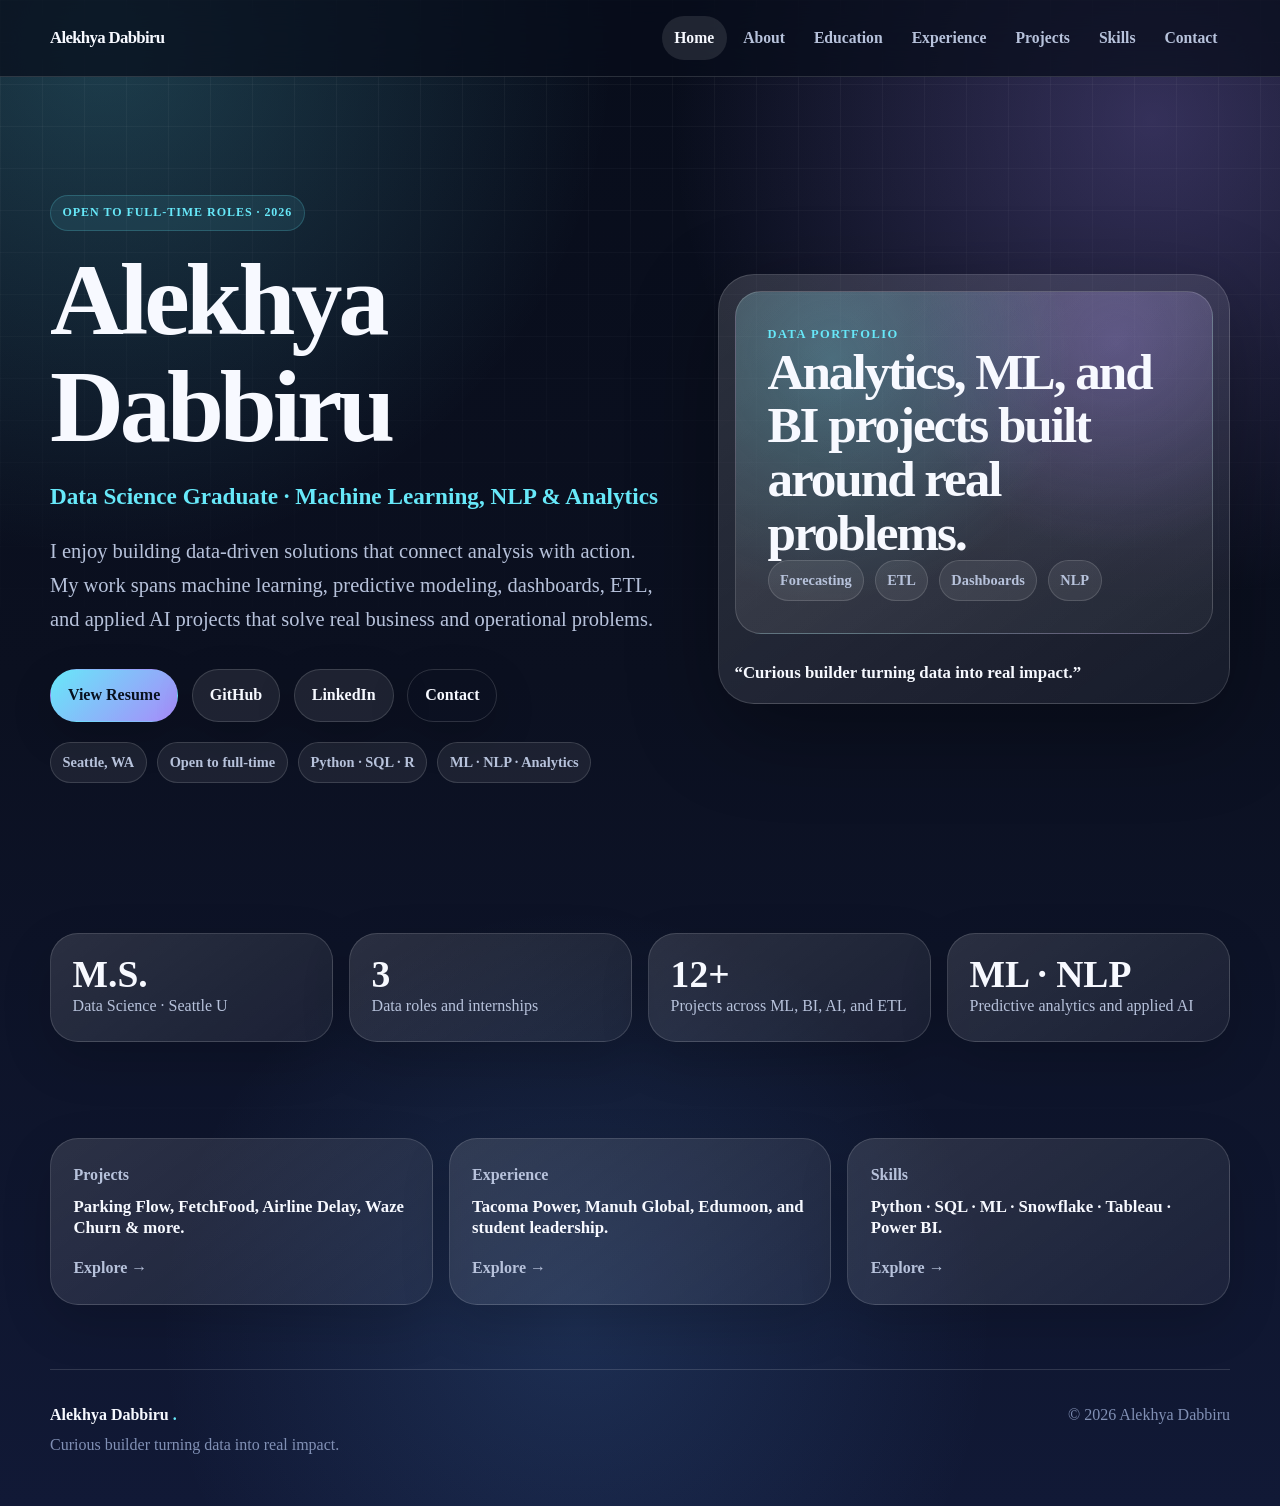
<file: index.html>
<!DOCTYPE html><html lang="en"><head><meta charset="UTF-8"/><meta name="viewport" content="width=device-width, initial-scale=1.0"/><meta name="description" content="Alekhya Dabbiru data science portfolio."/><title>Alekhya Dabbiru's Data Science Portfolio</title><style>
:root {
  --bg: #0b1020;
  --bg-soft: #111936;
  --card: rgba(255, 255, 255, 0.08);
  --text: #f7f9ff;
  --muted: #b7c2db;
  --soft: #8190b5;
  --line: rgba(255, 255, 255, 0.14);
  --cyan: #67e8f9;
  --blue: #60a5fa;
  --violet: #a78bfa;
  --pink: #f0abfc;
  --shadow: 0 26px 90px rgba(0, 0, 0, 0.32);
  --radius: 28px;
}
* { box-sizing: border-box; }
html { scroll-behavior: smooth; }
body {
  margin: 0;
  font-family: "Times New Roman", Times, serif;
  color: var(--text);
  background:
    radial-gradient(circle at 8% 3%, rgba(103, 232, 249, 0.22), transparent 32rem),
    radial-gradient(circle at 90% 8%, rgba(167, 139, 250, 0.28), transparent 30rem),
    radial-gradient(circle at 45% 88%, rgba(96, 165, 250, 0.16), transparent 26rem),
    linear-gradient(180deg, #080d1b 0%, #0b1020 45%, #111936 100%);
  line-height: 1.65;
  min-height: 100vh;
}
body::before {
  content: "";
  position: fixed;
  inset: 0;
  pointer-events: none;
  background-image:
    linear-gradient(rgba(255,255,255,.045) 1px, transparent 1px),
    linear-gradient(90deg, rgba(255,255,255,.045) 1px, transparent 1px);
  background-size: 42px 42px;
  mask-image: linear-gradient(to bottom, black 0%, transparent 78%);
  z-index: -1;
}
a { color: inherit; text-decoration: none; }
p, ul { margin: 0; }
ul { padding-left: 1.1rem; }
li + li { margin-top: .4rem; }
.site-header {
  position: sticky;
  top: 0;
  z-index: 20;
  border-bottom: 1px solid var(--line);
  background: rgba(8, 13, 27, 0.72);
  backdrop-filter: blur(18px);
}
.nav {
  width: min(1180px, calc(100% - 2rem));
  margin: 0 auto;
  min-height: 76px;
  display: flex;
  align-items: center;
  gap: 1rem;
}
.brand { font-weight: 850; letter-spacing: -0.04em; font-size: 1.05rem; white-space: nowrap; }
.nav-links { margin-left: auto; display: flex; align-items: center; gap: .25rem; color: var(--muted); font-size: .98rem; font-weight: 650; }
.nav-links a { padding: .55rem .78rem; border-radius: 999px; transition: color .18s ease, background .18s ease, transform .18s ease; }
.nav-links a:hover, .nav-links a.active { color: var(--text); background: rgba(255,255,255,.10); }
.nav-toggle { display: none; margin-left: auto; border: 1px solid var(--line); border-radius: 14px; color: var(--text); background: rgba(255,255,255,.08); padding: .55rem .75rem; font-size: 1.2rem; }
.section { width: min(1180px, calc(100% - 2rem)); margin: 0 auto; padding: 6.2rem 0; }
.section.slim { padding-top: 2rem; padding-bottom: 4rem; }
.section.compact-page { padding-top: 5rem; padding-bottom: 2rem; }
.hero { min-height: calc(100vh - 76px); display: grid; grid-template-columns: minmax(0, 1.05fr) minmax(330px, .88fr); align-items: center; gap: 3.5rem; }
.badge, .meta { display: inline-flex; width: fit-content; align-items: center; color: var(--cyan); background: rgba(103, 232, 249, .09); border: 1px solid rgba(103, 232, 249, .20); padding: .45rem .72rem; border-radius: 999px; font-weight: 850; letter-spacing: .08em; text-transform: uppercase; font-size: .75rem; }
h1, h2, h3 { margin: 0; line-height: 1.04; letter-spacing: -0.04em; }
.hero h1 { margin-top: 1rem; max-width: 860px; font-size: clamp(3.4rem, 8vw, 7.4rem); }
.page-hero h1 { margin-top: 0; max-width: 980px; font-size: clamp(3rem, 6.5vw, 4.9rem); letter-spacing: -0.04em; text-transform: uppercase; }
.role { margin-top: 1.05rem; color: var(--cyan); font-weight: 800; font-size: clamp(1.1rem, 2.2vw, 1.45rem); }
.intro, .page-hero p, .content-card p, .timeline-item p, .project-card p, .info-card p, .location-card p { color: var(--muted); }
.intro { max-width: 760px; margin-top: 1.25rem; font-size: clamp(1.08rem, 1.8vw, 1.28rem); }
.page-hero p { max-width: 780px; margin-top: 1.1rem; font-size: 1.18rem; }
.hero-actions { margin-top: 2rem; display: flex; flex-wrap: wrap; gap: .85rem; }
.btn { min-height: 48px; display: inline-flex; align-items: center; justify-content: center; padding: .78rem 1.06rem; border: 1px solid var(--line); border-radius: 999px; background: rgba(255,255,255,.08); color: var(--text); font-weight: 850; box-shadow: 0 14px 40px rgba(0,0,0,.18); transition: transform .18s ease, background .18s ease, box-shadow .18s ease; }
.btn:hover, .project-card a:hover, .shortcut:hover, .contact-card:hover { transform: translateY(-3px); }
.btn.primary { color: #08111f; border-color: transparent; background: linear-gradient(135deg, var(--cyan), var(--violet)); }
.btn.ghost { background: transparent; }
.mini-pills, .tag-cloud, .tag-row, .interest-list { display: flex; flex-wrap: wrap; gap: .65rem; }
.mini-pills { margin-top: 1.25rem; }
.mini-pills span, .tag-cloud span, .tag-row span, .interest-list span { border: 1px solid var(--line); border-radius: 999px; background: rgba(255,255,255,.07); color: var(--muted); padding: .48rem .72rem; font-size: .9rem; font-weight: 750; }
.hero-card { position: relative; border: 1px solid var(--line); border-radius: 36px; padding: 1rem; background: linear-gradient(145deg, rgba(255,255,255,.14), rgba(255,255,255,.05)); box-shadow: var(--shadow); overflow: hidden; }
.hero-card img { width: 100%; display: block; border-radius: 26px; }
.hero-card blockquote { margin: 1rem 0 0; color: var(--text); font-weight: 850; font-size: 1.05rem; }
.stats { display: grid; grid-template-columns: repeat(4, minmax(0, 1fr)); gap: 1rem; }
.stats article, .shortcut, .content-card, .info-card, .timeline-item, .project-card, .skill-card, .contact-card, .location-card { border: 1px solid var(--line); border-radius: var(--radius); background: linear-gradient(145deg, rgba(255,255,255,.12), rgba(255,255,255,.055)); box-shadow: 0 18px 50px rgba(0,0,0,.16); }
.stats article { padding: 1.35rem; }
.stats strong { display: block; font-size: clamp(1.6rem, 3vw, 2.35rem); line-height: 1; }
.stats span, .shortcut span, .shortcut em { color: var(--muted); }
.shortcut-grid { display: grid; grid-template-columns: repeat(3, minmax(0, 1fr)); gap: 1rem; }
.shortcut { padding: 1.4rem; transition: transform .18s ease, border-color .18s ease, background .18s ease; }
.shortcut:hover { border-color: rgba(103,232,249,.42); background: rgba(255,255,255,.12); }
.shortcut span { display: block; font-weight: 850; margin-bottom: .55rem; }
.shortcut strong { display: block; font-size: 1.05rem; line-height: 1.25; }
.shortcut em { display: inline-block; margin-top: 1rem; font-style: normal; font-weight: 850; }
.two-col { display: grid; grid-template-columns: 1.25fr .75fr; gap: 2rem; align-items: center; }
.content-card, .info-card, .timeline-item, .project-card, .skill-card, .contact-card, .location-card { padding: 1.6rem; }
.content-card p + p { margin-top: 1rem; }
.content-card h2, .info-card h2, .timeline-item h2, .project-card h2, .skill-card h2, .location-card h2 { font-size: clamp(1.45rem, 2.6vw, 2.1rem); margin-bottom: .8rem; }
.edu-grid { display: grid; grid-template-columns: repeat(2, minmax(0, 1fr)); gap: 1rem; }
.info-card.large { min-height: 220px; display: flex; flex-direction: column; justify-content: space-between; }
.timeline { display: grid; gap: 1rem; }
.timeline-item { position: relative; overflow: hidden; }
.timeline-item::before, .project-card::before, .skill-card::before { content: ""; position: absolute; inset: 0 auto 0 0; width: 4px; background: linear-gradient(var(--cyan), var(--violet)); opacity: .8; }
.timeline-item h3 { color: var(--cyan); font-size: 1rem; margin-bottom: .65rem; letter-spacing: 0; }
.projects { display: grid; grid-template-columns: repeat(2, minmax(0, 1fr)); gap: 1rem; }
.project-card { position: relative; display: flex; flex-direction: column; min-height: 365px; overflow: hidden; }
.project-card h2 { margin-top: 1rem; }
.project-card ul { color: var(--muted); margin-top: 1rem; }
.project-card a { width: fit-content; margin-top: auto; color: var(--cyan); font-weight: 850; transition: transform .18s ease; }
.skills { display: grid; grid-template-columns: repeat(2, minmax(0, 1fr)); gap: 1rem; }
.skill-card { position: relative; overflow: hidden; }
.split-section { display: grid; grid-template-columns: repeat(2, minmax(0, 1fr)); gap: 1rem; }
.contact-grid { display: grid; grid-template-columns: 1fr; gap: 1rem; max-width: 900px; margin-left: auto; margin-right: auto; }
.clean-list { color: var(--muted); }
.contact-card { min-height: 130px; transition: transform .18s ease, border-color .18s ease; }
.contact-card span { display: block; color: var(--soft); font-weight: 850; margin-bottom: .75rem; text-transform: uppercase; letter-spacing: .08em; font-size: .82rem; }
.contact-card a { color: var(--text); font-size: clamp(1.05rem, 2vw, 1.45rem); font-weight: 850; letter-spacing: 0; line-height: 1.25; overflow-wrap: anywhere; word-break: break-word; }
.location-card { text-align: center; }
.location-card p { color: var(--cyan); font-weight: 850; text-transform: uppercase; letter-spacing: .08em; font-size: .78rem; margin-bottom: .8rem; }
.footer { width: min(1180px, calc(100% - 2rem)); margin: 0 auto; padding: 2rem 0 3rem; display: flex; justify-content: space-between; gap: 1.5rem; color: var(--soft); border-top: 1px solid var(--line); }
.footer-name { display: block; color: var(--text); font-weight: 850; margin-bottom: .25rem; }
.footer-name span { color: var(--cyan); }

.no-image-card {
  min-height: 430px;
  display: flex;
  flex-direction: column;
  justify-content: space-between;
}
.portfolio-panel {
  position: relative;
  z-index: 1;
  min-height: 330px;
  border-radius: 26px;
  padding: 2rem;
  background:
    radial-gradient(circle at 20% 20%, rgba(103, 232, 249, .24), transparent 15rem),
    radial-gradient(circle at 80% 15%, rgba(167, 139, 250, .24), transparent 13rem),
    linear-gradient(145deg, rgba(255,255,255,.12), rgba(255,255,255,.045));
  border: 1px solid rgba(255,255,255,.16);
  display: flex;
  flex-direction: column;
  justify-content: space-between;
}
.panel-kicker {
  color: var(--cyan);
  text-transform: uppercase;
  letter-spacing: .12em;
  font-size: .78rem;
  font-weight: 850;
}
.portfolio-panel h2 {
  max-width: 420px;
  font-size: clamp(2rem, 4vw, 3.6rem);
  line-height: 1.05;
  letter-spacing: -0.04em;
}
.panel-list {
  display: flex;
  flex-wrap: wrap;
  gap: .65rem;
}
.panel-list span {
  border: 1px solid var(--line);
  border-radius: 999px;
  background: rgba(255,255,255,.08);
  color: var(--muted);
  padding: .5rem .72rem;
  font-size: .9rem;
  font-weight: 750;
}
@media (max-width: 560px) {
  .no-image-card { min-height: auto; }
  .portfolio-panel { min-height: 270px; padding: 1.35rem; }
}

@media (max-width: 920px) {
  .nav-toggle { display: inline-flex; }
  .nav-links { position: absolute; left: 1rem; right: 1rem; top: 76px; display: none; flex-direction: column; align-items: stretch; padding: .75rem; border: 1px solid var(--line); border-radius: 22px; background: rgba(8, 13, 27, .94); box-shadow: var(--shadow); }
  .nav.open .nav-links { display: flex; }
  .nav-links a { padding: .8rem 1rem; }
  .hero, .two-col, .split-section { grid-template-columns: 1fr; }
  .hero { min-height: auto; padding-top: 5rem; }
  .stats, .shortcut-grid, .projects, .skills, .edu-grid { grid-template-columns: 1fr; }
}
@media (max-width: 560px) {
  .section { width: min(100% - 1.1rem, 1180px); padding: 4.25rem 0; }
  .hero h1 { font-size: clamp(2.9rem, 17vw, 4.4rem); }
  .page-hero h1 { font-size: clamp(2.5rem, 11vw, 3.6rem); }
  .hero-card { border-radius: 26px; }
  .content-card, .info-card, .timeline-item, .project-card, .skill-card, .contact-card, .location-card { padding: 1.2rem; border-radius: 22px; }
  .footer { flex-direction: column; }
}
</style><link rel="icon" href="assets/favicon.svg" type="image/svg+xml"/></head><body><header class="site-header"><nav class="nav" aria-label="Main navigation"><a class="brand" href="index.html">Alekhya Dabbiru</a><button class="nav-toggle" type="button" aria-label="Open navigation" aria-expanded="false">☰</button><div class="nav-links"><a class="active" href="index.html">Home</a><a class="" href="about.html">About</a><a class="" href="education.html">Education</a><a class="" href="experience.html">Experience</a><a class="" href="projects.html">Projects</a><a class="" href="skills.html">Skills</a><a class="" href="contact.html">Contact</a></div></nav></header><main><section class="hero section"><div class="hero-copy"><p class="badge">Open to full-time roles · 2026</p><h1>Alekhya Dabbiru</h1><p class="role">Data Science Graduate · Machine Learning, NLP & Analytics</p><p class="intro">I enjoy building data-driven solutions that connect analysis with action. My work spans machine learning, predictive modeling, dashboards, ETL, and applied AI projects that solve real business and operational problems.</p><div class="hero-actions"><a class="btn primary" href="assets/Alekhya_Dabbiru_Resume.pdf" target="_blank" rel="noopener">View Resume</a><a class="btn" href="https://github.com/AlekhyaDabbiru100" target="_blank" rel="noopener">GitHub</a><a class="btn" href="https://www.linkedin.com/in/alekhya-dabbiru99/" target="_blank" rel="noopener">LinkedIn</a><a class="btn ghost" href="contact.html">Contact</a></div><div class="mini-pills"><span>Seattle, WA</span><span>Open to full-time</span><span>Python · SQL · R</span><span>ML · NLP · Analytics</span></div></div><div class="hero-card no-image-card">
  <div class="portfolio-panel">
    <p class="panel-kicker">Data Portfolio</p>
    <h2>Analytics, ML, and BI projects built around real problems.</h2>
    <div class="panel-list">
      <span>Forecasting</span>
      <span>ETL</span>
      <span>Dashboards</span>
      <span>NLP</span>
    </div>
  </div>
  <blockquote>“Curious builder turning data into real impact.”</blockquote>
</div></section><section class="stats section slim"><article><strong>M.S.</strong><span>Data Science · Seattle U</span></article><article><strong>3</strong><span>Data roles and internships</span></article><article><strong>12+</strong><span>Projects across ML, BI, AI, and ETL</span></article><article><strong>ML · NLP</strong><span>Predictive analytics and applied AI</span></article></section><section class="shortcut-grid section slim"><a class="shortcut" href="projects.html"><span>Projects</span><strong>Parking Flow, FetchFood, Airline Delay, Waze Churn & more.</strong><em>Explore →</em></a><a class="shortcut" href="experience.html"><span>Experience</span><strong>Tacoma Power, Manuh Global, Edumoon, and student leadership.</strong><em>Explore →</em></a><a class="shortcut" href="skills.html"><span>Skills</span><strong>Python · SQL · ML · Snowflake · Tableau · Power BI.</strong><em>Explore →</em></a></section></main><footer class="footer"><div><a href="index.html" class="footer-name">Alekhya Dabbiru <span>.</span></a><p>Curious builder turning data into real impact.</p></div><p>© 2026 Alekhya Dabbiru</p></footer><script>const navEl=document.querySelector('.nav');const toggle=document.querySelector('.nav-toggle');if(toggle&&navEl){toggle.addEventListener('click',()=>{const isOpen=navEl.classList.toggle('open');toggle.setAttribute('aria-expanded',String(isOpen));});}</script></body></html>
</file>
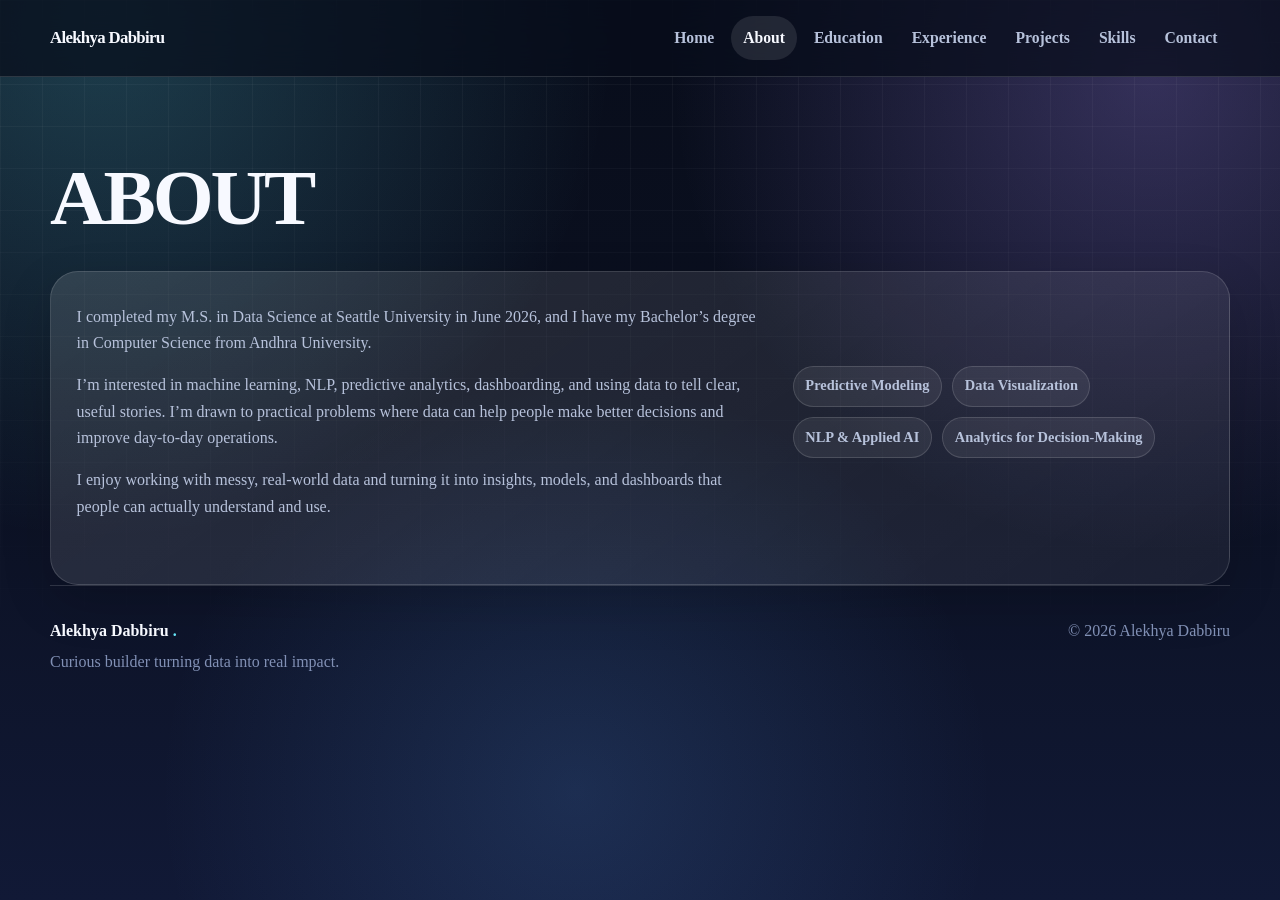
<file: about.html>
<!DOCTYPE html><html lang="en"><head><meta charset="UTF-8"/><meta name="viewport" content="width=device-width, initial-scale=1.0"/><meta name="description" content="About Alekhya Dabbiru."/><title>About - Alekhya Dabbiru</title><style>
:root {
  --bg: #0b1020;
  --bg-soft: #111936;
  --card: rgba(255, 255, 255, 0.08);
  --text: #f7f9ff;
  --muted: #b7c2db;
  --soft: #8190b5;
  --line: rgba(255, 255, 255, 0.14);
  --cyan: #67e8f9;
  --blue: #60a5fa;
  --violet: #a78bfa;
  --pink: #f0abfc;
  --shadow: 0 26px 90px rgba(0, 0, 0, 0.32);
  --radius: 28px;
}
* { box-sizing: border-box; }
html { scroll-behavior: smooth; }
body {
  margin: 0;
  font-family: "Times New Roman", Times, serif;
  color: var(--text);
  background:
    radial-gradient(circle at 8% 3%, rgba(103, 232, 249, 0.22), transparent 32rem),
    radial-gradient(circle at 90% 8%, rgba(167, 139, 250, 0.28), transparent 30rem),
    radial-gradient(circle at 45% 88%, rgba(96, 165, 250, 0.16), transparent 26rem),
    linear-gradient(180deg, #080d1b 0%, #0b1020 45%, #111936 100%);
  line-height: 1.65;
  min-height: 100vh;
}
body::before {
  content: "";
  position: fixed;
  inset: 0;
  pointer-events: none;
  background-image:
    linear-gradient(rgba(255,255,255,.045) 1px, transparent 1px),
    linear-gradient(90deg, rgba(255,255,255,.045) 1px, transparent 1px);
  background-size: 42px 42px;
  mask-image: linear-gradient(to bottom, black 0%, transparent 78%);
  z-index: -1;
}
a { color: inherit; text-decoration: none; }
p, ul { margin: 0; }
ul { padding-left: 1.1rem; }
li + li { margin-top: .4rem; }
.site-header {
  position: sticky;
  top: 0;
  z-index: 20;
  border-bottom: 1px solid var(--line);
  background: rgba(8, 13, 27, 0.72);
  backdrop-filter: blur(18px);
}
.nav {
  width: min(1180px, calc(100% - 2rem));
  margin: 0 auto;
  min-height: 76px;
  display: flex;
  align-items: center;
  gap: 1rem;
}
.brand { font-weight: 850; letter-spacing: -0.04em; font-size: 1.05rem; white-space: nowrap; }
.nav-links { margin-left: auto; display: flex; align-items: center; gap: .25rem; color: var(--muted); font-size: .98rem; font-weight: 650; }
.nav-links a { padding: .55rem .78rem; border-radius: 999px; transition: color .18s ease, background .18s ease, transform .18s ease; }
.nav-links a:hover, .nav-links a.active { color: var(--text); background: rgba(255,255,255,.10); }
.nav-toggle { display: none; margin-left: auto; border: 1px solid var(--line); border-radius: 14px; color: var(--text); background: rgba(255,255,255,.08); padding: .55rem .75rem; font-size: 1.2rem; }
.section { width: min(1180px, calc(100% - 2rem)); margin: 0 auto; padding: 6.2rem 0; }
.section.slim { padding-top: 2rem; padding-bottom: 4rem; }
.section.compact-page { padding-top: 5rem; padding-bottom: 2rem; }
.hero { min-height: calc(100vh - 76px); display: grid; grid-template-columns: minmax(0, 1.05fr) minmax(330px, .88fr); align-items: center; gap: 3.5rem; }
.badge, .meta { display: inline-flex; width: fit-content; align-items: center; color: var(--cyan); background: rgba(103, 232, 249, .09); border: 1px solid rgba(103, 232, 249, .20); padding: .45rem .72rem; border-radius: 999px; font-weight: 850; letter-spacing: .08em; text-transform: uppercase; font-size: .75rem; }
h1, h2, h3 { margin: 0; line-height: 1.04; letter-spacing: -0.04em; }
.hero h1 { margin-top: 1rem; max-width: 860px; font-size: clamp(3.4rem, 8vw, 7.4rem); }
.page-hero h1 { margin-top: 0; max-width: 980px; font-size: clamp(3rem, 6.5vw, 4.9rem); letter-spacing: -0.04em; text-transform: uppercase; }
.role { margin-top: 1.05rem; color: var(--cyan); font-weight: 800; font-size: clamp(1.1rem, 2.2vw, 1.45rem); }
.intro, .page-hero p, .content-card p, .timeline-item p, .project-card p, .info-card p, .location-card p { color: var(--muted); }
.intro { max-width: 760px; margin-top: 1.25rem; font-size: clamp(1.08rem, 1.8vw, 1.28rem); }
.page-hero p { max-width: 780px; margin-top: 1.1rem; font-size: 1.18rem; }
.hero-actions { margin-top: 2rem; display: flex; flex-wrap: wrap; gap: .85rem; }
.btn { min-height: 48px; display: inline-flex; align-items: center; justify-content: center; padding: .78rem 1.06rem; border: 1px solid var(--line); border-radius: 999px; background: rgba(255,255,255,.08); color: var(--text); font-weight: 850; box-shadow: 0 14px 40px rgba(0,0,0,.18); transition: transform .18s ease, background .18s ease, box-shadow .18s ease; }
.btn:hover, .project-card a:hover, .shortcut:hover, .contact-card:hover { transform: translateY(-3px); }
.btn.primary { color: #08111f; border-color: transparent; background: linear-gradient(135deg, var(--cyan), var(--violet)); }
.btn.ghost { background: transparent; }
.mini-pills, .tag-cloud, .tag-row, .interest-list { display: flex; flex-wrap: wrap; gap: .65rem; }
.mini-pills { margin-top: 1.25rem; }
.mini-pills span, .tag-cloud span, .tag-row span, .interest-list span { border: 1px solid var(--line); border-radius: 999px; background: rgba(255,255,255,.07); color: var(--muted); padding: .48rem .72rem; font-size: .9rem; font-weight: 750; }
.hero-card { position: relative; border: 1px solid var(--line); border-radius: 36px; padding: 1rem; background: linear-gradient(145deg, rgba(255,255,255,.14), rgba(255,255,255,.05)); box-shadow: var(--shadow); overflow: hidden; }
.hero-card img { width: 100%; display: block; border-radius: 26px; }
.hero-card blockquote { margin: 1rem 0 0; color: var(--text); font-weight: 850; font-size: 1.05rem; }
.stats { display: grid; grid-template-columns: repeat(4, minmax(0, 1fr)); gap: 1rem; }
.stats article, .shortcut, .content-card, .info-card, .timeline-item, .project-card, .skill-card, .contact-card, .location-card { border: 1px solid var(--line); border-radius: var(--radius); background: linear-gradient(145deg, rgba(255,255,255,.12), rgba(255,255,255,.055)); box-shadow: 0 18px 50px rgba(0,0,0,.16); }
.stats article { padding: 1.35rem; }
.stats strong { display: block; font-size: clamp(1.6rem, 3vw, 2.35rem); line-height: 1; }
.stats span, .shortcut span, .shortcut em { color: var(--muted); }
.shortcut-grid { display: grid; grid-template-columns: repeat(3, minmax(0, 1fr)); gap: 1rem; }
.shortcut { padding: 1.4rem; transition: transform .18s ease, border-color .18s ease, background .18s ease; }
.shortcut:hover { border-color: rgba(103,232,249,.42); background: rgba(255,255,255,.12); }
.shortcut span { display: block; font-weight: 850; margin-bottom: .55rem; }
.shortcut strong { display: block; font-size: 1.05rem; line-height: 1.25; }
.shortcut em { display: inline-block; margin-top: 1rem; font-style: normal; font-weight: 850; }
.two-col { display: grid; grid-template-columns: 1.25fr .75fr; gap: 2rem; align-items: center; }
.content-card, .info-card, .timeline-item, .project-card, .skill-card, .contact-card, .location-card { padding: 1.6rem; }
.content-card p + p { margin-top: 1rem; }
.content-card h2, .info-card h2, .timeline-item h2, .project-card h2, .skill-card h2, .location-card h2 { font-size: clamp(1.45rem, 2.6vw, 2.1rem); margin-bottom: .8rem; }
.edu-grid { display: grid; grid-template-columns: repeat(2, minmax(0, 1fr)); gap: 1rem; }
.info-card.large { min-height: 220px; display: flex; flex-direction: column; justify-content: space-between; }
.timeline { display: grid; gap: 1rem; }
.timeline-item { position: relative; overflow: hidden; }
.timeline-item::before, .project-card::before, .skill-card::before { content: ""; position: absolute; inset: 0 auto 0 0; width: 4px; background: linear-gradient(var(--cyan), var(--violet)); opacity: .8; }
.timeline-item h3 { color: var(--cyan); font-size: 1rem; margin-bottom: .65rem; letter-spacing: 0; }
.projects { display: grid; grid-template-columns: repeat(2, minmax(0, 1fr)); gap: 1rem; }
.project-card { position: relative; display: flex; flex-direction: column; min-height: 365px; overflow: hidden; }
.project-card h2 { margin-top: 1rem; }
.project-card ul { color: var(--muted); margin-top: 1rem; }
.project-card a { width: fit-content; margin-top: auto; color: var(--cyan); font-weight: 850; transition: transform .18s ease; }
.skills { display: grid; grid-template-columns: repeat(2, minmax(0, 1fr)); gap: 1rem; }
.skill-card { position: relative; overflow: hidden; }
.split-section { display: grid; grid-template-columns: repeat(2, minmax(0, 1fr)); gap: 1rem; }
.contact-grid { display: grid; grid-template-columns: 1fr; gap: 1rem; max-width: 900px; margin-left: auto; margin-right: auto; }
.clean-list { color: var(--muted); }
.contact-card { min-height: 130px; transition: transform .18s ease, border-color .18s ease; }
.contact-card span { display: block; color: var(--soft); font-weight: 850; margin-bottom: .75rem; text-transform: uppercase; letter-spacing: .08em; font-size: .82rem; }
.contact-card a { color: var(--text); font-size: clamp(1.05rem, 2vw, 1.45rem); font-weight: 850; letter-spacing: 0; line-height: 1.25; overflow-wrap: anywhere; word-break: break-word; }
.location-card { text-align: center; }
.location-card p { color: var(--cyan); font-weight: 850; text-transform: uppercase; letter-spacing: .08em; font-size: .78rem; margin-bottom: .8rem; }
.footer { width: min(1180px, calc(100% - 2rem)); margin: 0 auto; padding: 2rem 0 3rem; display: flex; justify-content: space-between; gap: 1.5rem; color: var(--soft); border-top: 1px solid var(--line); }
.footer-name { display: block; color: var(--text); font-weight: 850; margin-bottom: .25rem; }
.footer-name span { color: var(--cyan); }
@media (max-width: 920px) {
  .nav-toggle { display: inline-flex; }
  .nav-links { position: absolute; left: 1rem; right: 1rem; top: 76px; display: none; flex-direction: column; align-items: stretch; padding: .75rem; border: 1px solid var(--line); border-radius: 22px; background: rgba(8, 13, 27, .94); box-shadow: var(--shadow); }
  .nav.open .nav-links { display: flex; }
  .nav-links a { padding: .8rem 1rem; }
  .hero, .two-col, .split-section { grid-template-columns: 1fr; }
  .hero { min-height: auto; padding-top: 5rem; }
  .stats, .shortcut-grid, .projects, .skills, .edu-grid { grid-template-columns: 1fr; }
}
@media (max-width: 560px) {
  .section { width: min(100% - 1.1rem, 1180px); padding: 4.25rem 0; }
  .hero h1 { font-size: clamp(2.9rem, 17vw, 4.4rem); }
  .page-hero h1 { font-size: clamp(2.5rem, 11vw, 3.6rem); }
  .hero-card { border-radius: 26px; }
  .content-card, .info-card, .timeline-item, .project-card, .skill-card, .contact-card, .location-card { padding: 1.2rem; border-radius: 22px; }
  .footer { flex-direction: column; }
}
</style><link rel="icon" href="assets/favicon.svg" type="image/svg+xml"/></head><body><header class="site-header"><nav class="nav" aria-label="Main navigation"><a class="brand" href="index.html">Alekhya Dabbiru</a><button class="nav-toggle" type="button" aria-label="Open navigation" aria-expanded="false">☰</button><div class="nav-links"><a class="" href="index.html">Home</a><a class="active" href="about.html">About</a><a class="" href="education.html">Education</a><a class="" href="experience.html">Experience</a><a class="" href="projects.html">Projects</a><a class="" href="skills.html">Skills</a><a class="" href="contact.html">Contact</a></div></nav></header><main><section class="page-hero section compact-page"><h1>ABOUT</h1></section><section class="content-card section slim two-col"><div><p>I completed my M.S. in Data Science at Seattle University in June 2026, and I have my Bachelor’s degree in Computer Science from Andhra University.</p><p>I’m interested in machine learning, NLP, predictive analytics, dashboarding, and using data to tell clear, useful stories. I’m drawn to practical problems where data can help people make better decisions and improve day-to-day operations.</p><p>I enjoy working with messy, real-world data and turning it into insights, models, and dashboards that people can actually understand and use.</p></div><div class="interest-list"><span>Predictive Modeling</span><span>Data Visualization</span><span>NLP & Applied AI</span><span>Analytics for Decision-Making</span></div></section></main><footer class="footer"><div><a href="index.html" class="footer-name">Alekhya Dabbiru <span>.</span></a><p>Curious builder turning data into real impact.</p></div><p>© 2026 Alekhya Dabbiru</p></footer><script>const navEl=document.querySelector('.nav');const toggle=document.querySelector('.nav-toggle');if(toggle&&navEl){toggle.addEventListener('click',()=>{const isOpen=navEl.classList.toggle('open');toggle.setAttribute('aria-expanded',String(isOpen));});}</script></body></html>
</file>
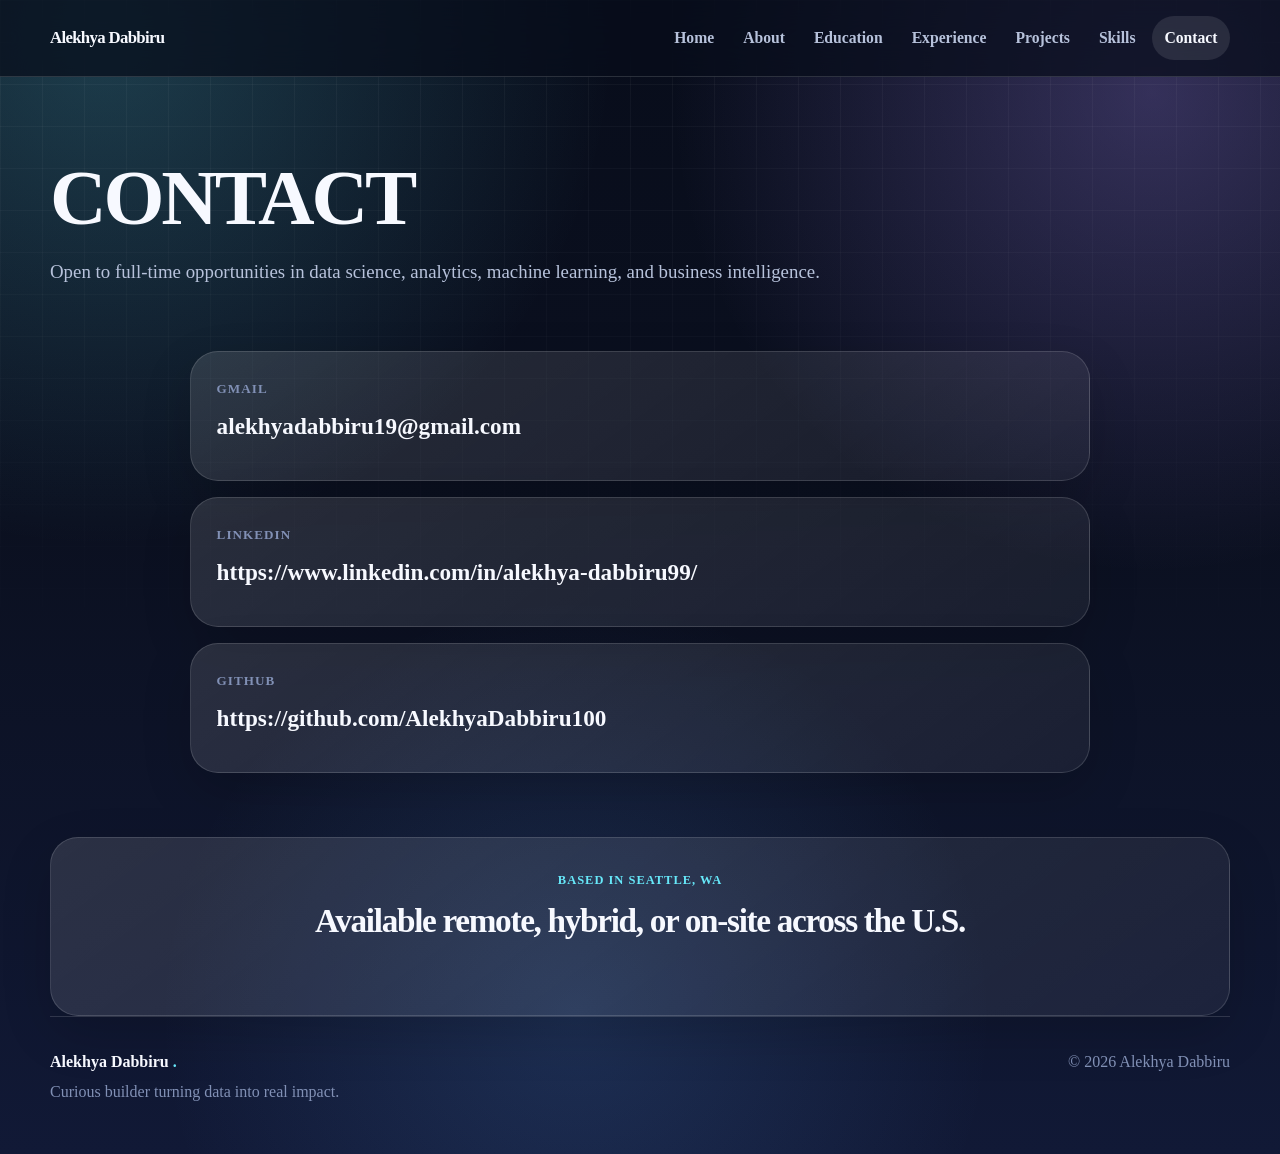
<file: contact.html>
<!DOCTYPE html><html lang="en"><head><meta charset="UTF-8"/><meta name="viewport" content="width=device-width, initial-scale=1.0"/><meta name="description" content="Contact Alekhya Dabbiru."/><title>Contact - Alekhya Dabbiru</title><style>
:root {
  --bg: #0b1020;
  --bg-soft: #111936;
  --card: rgba(255, 255, 255, 0.08);
  --text: #f7f9ff;
  --muted: #b7c2db;
  --soft: #8190b5;
  --line: rgba(255, 255, 255, 0.14);
  --cyan: #67e8f9;
  --blue: #60a5fa;
  --violet: #a78bfa;
  --pink: #f0abfc;
  --shadow: 0 26px 90px rgba(0, 0, 0, 0.32);
  --radius: 28px;
}
* { box-sizing: border-box; }
html { scroll-behavior: smooth; }
body {
  margin: 0;
  font-family: "Times New Roman", Times, serif;
  color: var(--text);
  background:
    radial-gradient(circle at 8% 3%, rgba(103, 232, 249, 0.22), transparent 32rem),
    radial-gradient(circle at 90% 8%, rgba(167, 139, 250, 0.28), transparent 30rem),
    radial-gradient(circle at 45% 88%, rgba(96, 165, 250, 0.16), transparent 26rem),
    linear-gradient(180deg, #080d1b 0%, #0b1020 45%, #111936 100%);
  line-height: 1.65;
  min-height: 100vh;
}
body::before {
  content: "";
  position: fixed;
  inset: 0;
  pointer-events: none;
  background-image:
    linear-gradient(rgba(255,255,255,.045) 1px, transparent 1px),
    linear-gradient(90deg, rgba(255,255,255,.045) 1px, transparent 1px);
  background-size: 42px 42px;
  mask-image: linear-gradient(to bottom, black 0%, transparent 78%);
  z-index: -1;
}
a { color: inherit; text-decoration: none; }
p, ul { margin: 0; }
ul { padding-left: 1.1rem; }
li + li { margin-top: .4rem; }
.site-header {
  position: sticky;
  top: 0;
  z-index: 20;
  border-bottom: 1px solid var(--line);
  background: rgba(8, 13, 27, 0.72);
  backdrop-filter: blur(18px);
}
.nav {
  width: min(1180px, calc(100% - 2rem));
  margin: 0 auto;
  min-height: 76px;
  display: flex;
  align-items: center;
  gap: 1rem;
}
.brand { font-weight: 850; letter-spacing: -0.04em; font-size: 1.05rem; white-space: nowrap; }
.nav-links { margin-left: auto; display: flex; align-items: center; gap: .25rem; color: var(--muted); font-size: .98rem; font-weight: 650; }
.nav-links a { padding: .55rem .78rem; border-radius: 999px; transition: color .18s ease, background .18s ease, transform .18s ease; }
.nav-links a:hover, .nav-links a.active { color: var(--text); background: rgba(255,255,255,.10); }
.nav-toggle { display: none; margin-left: auto; border: 1px solid var(--line); border-radius: 14px; color: var(--text); background: rgba(255,255,255,.08); padding: .55rem .75rem; font-size: 1.2rem; }
.section { width: min(1180px, calc(100% - 2rem)); margin: 0 auto; padding: 6.2rem 0; }
.section.slim { padding-top: 2rem; padding-bottom: 4rem; }
.section.compact-page { padding-top: 5rem; padding-bottom: 2rem; }
.hero { min-height: calc(100vh - 76px); display: grid; grid-template-columns: minmax(0, 1.05fr) minmax(330px, .88fr); align-items: center; gap: 3.5rem; }
.badge, .meta { display: inline-flex; width: fit-content; align-items: center; color: var(--cyan); background: rgba(103, 232, 249, .09); border: 1px solid rgba(103, 232, 249, .20); padding: .45rem .72rem; border-radius: 999px; font-weight: 850; letter-spacing: .08em; text-transform: uppercase; font-size: .75rem; }
h1, h2, h3 { margin: 0; line-height: 1.04; letter-spacing: -0.04em; }
.hero h1 { margin-top: 1rem; max-width: 860px; font-size: clamp(3.4rem, 8vw, 7.4rem); }
.page-hero h1 { margin-top: 0; max-width: 980px; font-size: clamp(3rem, 6.5vw, 4.9rem); letter-spacing: -0.04em; text-transform: uppercase; }
.role { margin-top: 1.05rem; color: var(--cyan); font-weight: 800; font-size: clamp(1.1rem, 2.2vw, 1.45rem); }
.intro, .page-hero p, .content-card p, .timeline-item p, .project-card p, .info-card p, .location-card p { color: var(--muted); }
.intro { max-width: 760px; margin-top: 1.25rem; font-size: clamp(1.08rem, 1.8vw, 1.28rem); }
.page-hero p { max-width: 780px; margin-top: 1.1rem; font-size: 1.18rem; }
.hero-actions { margin-top: 2rem; display: flex; flex-wrap: wrap; gap: .85rem; }
.btn { min-height: 48px; display: inline-flex; align-items: center; justify-content: center; padding: .78rem 1.06rem; border: 1px solid var(--line); border-radius: 999px; background: rgba(255,255,255,.08); color: var(--text); font-weight: 850; box-shadow: 0 14px 40px rgba(0,0,0,.18); transition: transform .18s ease, background .18s ease, box-shadow .18s ease; }
.btn:hover, .project-card a:hover, .shortcut:hover, .contact-card:hover { transform: translateY(-3px); }
.btn.primary { color: #08111f; border-color: transparent; background: linear-gradient(135deg, var(--cyan), var(--violet)); }
.btn.ghost { background: transparent; }
.mini-pills, .tag-cloud, .tag-row, .interest-list { display: flex; flex-wrap: wrap; gap: .65rem; }
.mini-pills { margin-top: 1.25rem; }
.mini-pills span, .tag-cloud span, .tag-row span, .interest-list span { border: 1px solid var(--line); border-radius: 999px; background: rgba(255,255,255,.07); color: var(--muted); padding: .48rem .72rem; font-size: .9rem; font-weight: 750; }
.hero-card { position: relative; border: 1px solid var(--line); border-radius: 36px; padding: 1rem; background: linear-gradient(145deg, rgba(255,255,255,.14), rgba(255,255,255,.05)); box-shadow: var(--shadow); overflow: hidden; }
.hero-card img { width: 100%; display: block; border-radius: 26px; }
.hero-card blockquote { margin: 1rem 0 0; color: var(--text); font-weight: 850; font-size: 1.05rem; }
.stats { display: grid; grid-template-columns: repeat(4, minmax(0, 1fr)); gap: 1rem; }
.stats article, .shortcut, .content-card, .info-card, .timeline-item, .project-card, .skill-card, .contact-card, .location-card { border: 1px solid var(--line); border-radius: var(--radius); background: linear-gradient(145deg, rgba(255,255,255,.12), rgba(255,255,255,.055)); box-shadow: 0 18px 50px rgba(0,0,0,.16); }
.stats article { padding: 1.35rem; }
.stats strong { display: block; font-size: clamp(1.6rem, 3vw, 2.35rem); line-height: 1; }
.stats span, .shortcut span, .shortcut em { color: var(--muted); }
.shortcut-grid { display: grid; grid-template-columns: repeat(3, minmax(0, 1fr)); gap: 1rem; }
.shortcut { padding: 1.4rem; transition: transform .18s ease, border-color .18s ease, background .18s ease; }
.shortcut:hover { border-color: rgba(103,232,249,.42); background: rgba(255,255,255,.12); }
.shortcut span { display: block; font-weight: 850; margin-bottom: .55rem; }
.shortcut strong { display: block; font-size: 1.05rem; line-height: 1.25; }
.shortcut em { display: inline-block; margin-top: 1rem; font-style: normal; font-weight: 850; }
.two-col { display: grid; grid-template-columns: 1.25fr .75fr; gap: 2rem; align-items: center; }
.content-card, .info-card, .timeline-item, .project-card, .skill-card, .contact-card, .location-card { padding: 1.6rem; }
.content-card p + p { margin-top: 1rem; }
.content-card h2, .info-card h2, .timeline-item h2, .project-card h2, .skill-card h2, .location-card h2 { font-size: clamp(1.45rem, 2.6vw, 2.1rem); margin-bottom: .8rem; }
.edu-grid { display: grid; grid-template-columns: repeat(2, minmax(0, 1fr)); gap: 1rem; }
.info-card.large { min-height: 220px; display: flex; flex-direction: column; justify-content: space-between; }
.timeline { display: grid; gap: 1rem; }
.timeline-item { position: relative; overflow: hidden; }
.timeline-item::before, .project-card::before, .skill-card::before { content: ""; position: absolute; inset: 0 auto 0 0; width: 4px; background: linear-gradient(var(--cyan), var(--violet)); opacity: .8; }
.timeline-item h3 { color: var(--cyan); font-size: 1rem; margin-bottom: .65rem; letter-spacing: 0; }
.projects { display: grid; grid-template-columns: repeat(2, minmax(0, 1fr)); gap: 1rem; }
.project-card { position: relative; display: flex; flex-direction: column; min-height: 365px; overflow: hidden; }
.project-card h2 { margin-top: 1rem; }
.project-card ul { color: var(--muted); margin-top: 1rem; }
.project-card a { width: fit-content; margin-top: auto; color: var(--cyan); font-weight: 850; transition: transform .18s ease; }
.skills { display: grid; grid-template-columns: repeat(2, minmax(0, 1fr)); gap: 1rem; }
.skill-card { position: relative; overflow: hidden; }
.split-section { display: grid; grid-template-columns: repeat(2, minmax(0, 1fr)); gap: 1rem; }
.contact-grid { display: grid; grid-template-columns: 1fr; gap: 1rem; max-width: 900px; margin-left: auto; margin-right: auto; }
.clean-list { color: var(--muted); }
.contact-card { min-height: 130px; transition: transform .18s ease, border-color .18s ease; }
.contact-card span { display: block; color: var(--soft); font-weight: 850; margin-bottom: .75rem; text-transform: uppercase; letter-spacing: .08em; font-size: .82rem; }
.contact-card a { color: var(--text); font-size: clamp(1.05rem, 2vw, 1.45rem); font-weight: 850; letter-spacing: 0; line-height: 1.25; overflow-wrap: anywhere; word-break: break-word; }
.location-card { text-align: center; }
.location-card p { color: var(--cyan); font-weight: 850; text-transform: uppercase; letter-spacing: .08em; font-size: .78rem; margin-bottom: .8rem; }
.footer { width: min(1180px, calc(100% - 2rem)); margin: 0 auto; padding: 2rem 0 3rem; display: flex; justify-content: space-between; gap: 1.5rem; color: var(--soft); border-top: 1px solid var(--line); }
.footer-name { display: block; color: var(--text); font-weight: 850; margin-bottom: .25rem; }
.footer-name span { color: var(--cyan); }
@media (max-width: 920px) {
  .nav-toggle { display: inline-flex; }
  .nav-links { position: absolute; left: 1rem; right: 1rem; top: 76px; display: none; flex-direction: column; align-items: stretch; padding: .75rem; border: 1px solid var(--line); border-radius: 22px; background: rgba(8, 13, 27, .94); box-shadow: var(--shadow); }
  .nav.open .nav-links { display: flex; }
  .nav-links a { padding: .8rem 1rem; }
  .hero, .two-col, .split-section { grid-template-columns: 1fr; }
  .hero { min-height: auto; padding-top: 5rem; }
  .stats, .shortcut-grid, .projects, .skills, .edu-grid { grid-template-columns: 1fr; }
}
@media (max-width: 560px) {
  .section { width: min(100% - 1.1rem, 1180px); padding: 4.25rem 0; }
  .hero h1 { font-size: clamp(2.9rem, 17vw, 4.4rem); }
  .page-hero h1 { font-size: clamp(2.5rem, 11vw, 3.6rem); }
  .hero-card { border-radius: 26px; }
  .content-card, .info-card, .timeline-item, .project-card, .skill-card, .contact-card, .location-card { padding: 1.2rem; border-radius: 22px; }
  .footer { flex-direction: column; }
}
</style><link rel="icon" href="assets/favicon.svg" type="image/svg+xml"/></head><body><header class="site-header"><nav class="nav" aria-label="Main navigation"><a class="brand" href="index.html">Alekhya Dabbiru</a><button class="nav-toggle" type="button" aria-label="Open navigation" aria-expanded="false">☰</button><div class="nav-links"><a class="" href="index.html">Home</a><a class="" href="about.html">About</a><a class="" href="education.html">Education</a><a class="" href="experience.html">Experience</a><a class="" href="projects.html">Projects</a><a class="" href="skills.html">Skills</a><a class="active" href="contact.html">Contact</a></div></nav></header><main><section class="page-hero section compact-page"><h1>CONTACT</h1><p>Open to full-time opportunities in data science, analytics, machine learning, and business intelligence.</p></section><section class="section slim contact-grid"><article class="contact-card"><span>Gmail</span><a href="mailto:alekhyadabbiru19@gmail.com">alekhyadabbiru19@gmail.com</a></article><article class="contact-card"><span>LinkedIn</span><a href="https://www.linkedin.com/in/alekhya-dabbiru99/" target="_blank" rel="noopener">https://www.linkedin.com/in/alekhya-dabbiru99/</a></article><article class="contact-card"><span>GitHub</span><a href="https://github.com/AlekhyaDabbiru100" target="_blank" rel="noopener">https://github.com/AlekhyaDabbiru100</a></article></section><section class="section slim location-card"><p>Based in Seattle, WA</p><h2>Available remote, hybrid, or on-site across the U.S.</h2></section></main><footer class="footer"><div><a href="index.html" class="footer-name">Alekhya Dabbiru <span>.</span></a><p>Curious builder turning data into real impact.</p></div><p>© 2026 Alekhya Dabbiru</p></footer><script>const navEl=document.querySelector('.nav');const toggle=document.querySelector('.nav-toggle');if(toggle&&navEl){toggle.addEventListener('click',()=>{const isOpen=navEl.classList.toggle('open');toggle.setAttribute('aria-expanded',String(isOpen));});}</script></body></html>
</file>
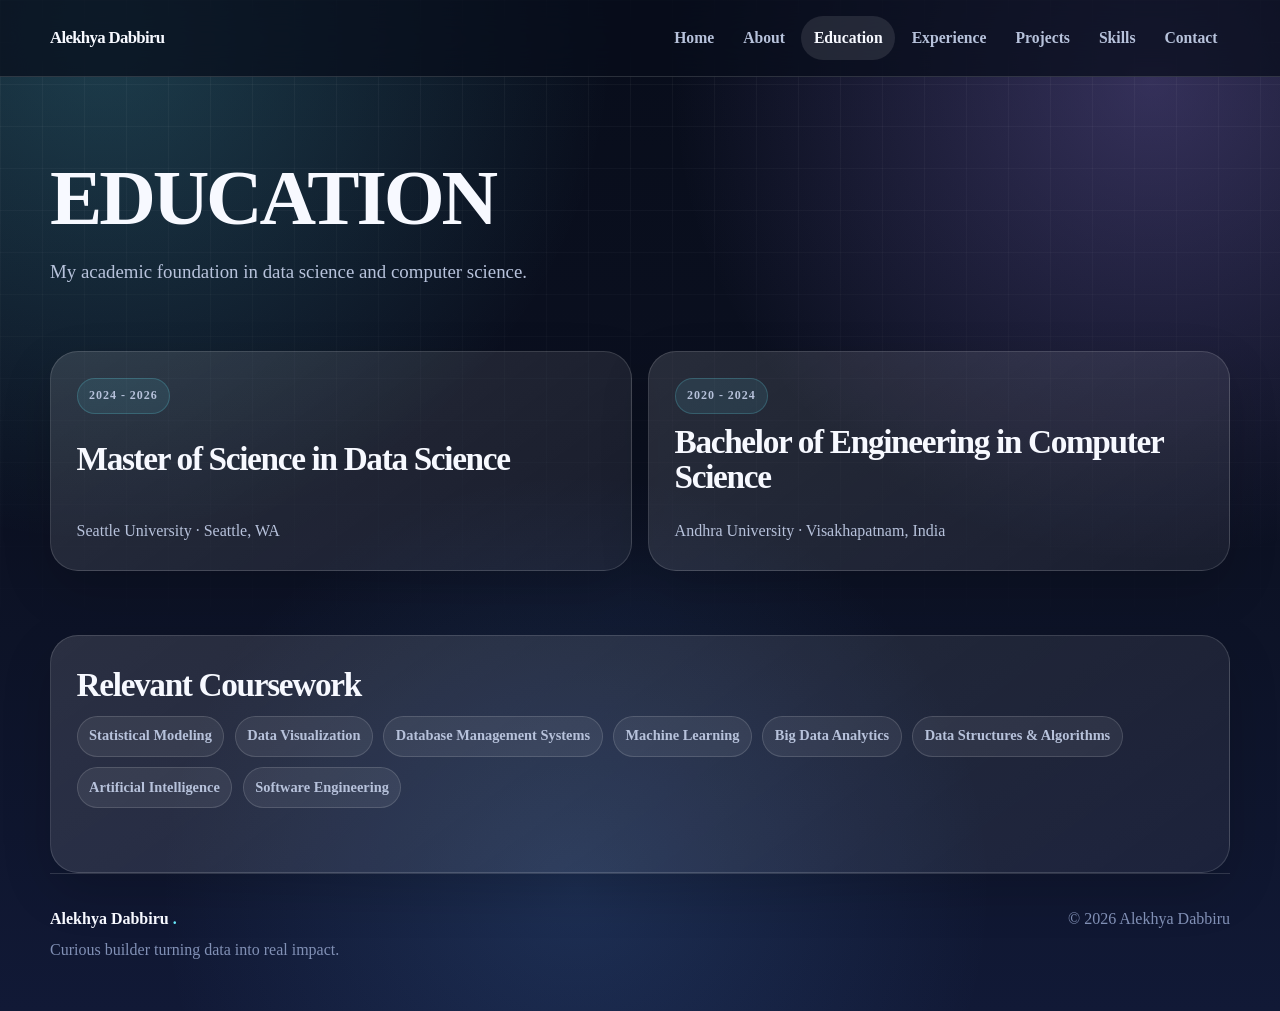
<file: education.html>
<!DOCTYPE html><html lang="en"><head><meta charset="UTF-8"/><meta name="viewport" content="width=device-width, initial-scale=1.0"/><meta name="description" content="Education background."/><title>Education - Alekhya Dabbiru</title><style>
:root {
  --bg: #0b1020;
  --bg-soft: #111936;
  --card: rgba(255, 255, 255, 0.08);
  --text: #f7f9ff;
  --muted: #b7c2db;
  --soft: #8190b5;
  --line: rgba(255, 255, 255, 0.14);
  --cyan: #67e8f9;
  --blue: #60a5fa;
  --violet: #a78bfa;
  --pink: #f0abfc;
  --shadow: 0 26px 90px rgba(0, 0, 0, 0.32);
  --radius: 28px;
}
* { box-sizing: border-box; }
html { scroll-behavior: smooth; }
body {
  margin: 0;
  font-family: "Times New Roman", Times, serif;
  color: var(--text);
  background:
    radial-gradient(circle at 8% 3%, rgba(103, 232, 249, 0.22), transparent 32rem),
    radial-gradient(circle at 90% 8%, rgba(167, 139, 250, 0.28), transparent 30rem),
    radial-gradient(circle at 45% 88%, rgba(96, 165, 250, 0.16), transparent 26rem),
    linear-gradient(180deg, #080d1b 0%, #0b1020 45%, #111936 100%);
  line-height: 1.65;
  min-height: 100vh;
}
body::before {
  content: "";
  position: fixed;
  inset: 0;
  pointer-events: none;
  background-image:
    linear-gradient(rgba(255,255,255,.045) 1px, transparent 1px),
    linear-gradient(90deg, rgba(255,255,255,.045) 1px, transparent 1px);
  background-size: 42px 42px;
  mask-image: linear-gradient(to bottom, black 0%, transparent 78%);
  z-index: -1;
}
a { color: inherit; text-decoration: none; }
p, ul { margin: 0; }
ul { padding-left: 1.1rem; }
li + li { margin-top: .4rem; }
.site-header {
  position: sticky;
  top: 0;
  z-index: 20;
  border-bottom: 1px solid var(--line);
  background: rgba(8, 13, 27, 0.72);
  backdrop-filter: blur(18px);
}
.nav {
  width: min(1180px, calc(100% - 2rem));
  margin: 0 auto;
  min-height: 76px;
  display: flex;
  align-items: center;
  gap: 1rem;
}
.brand { font-weight: 850; letter-spacing: -0.04em; font-size: 1.05rem; white-space: nowrap; }
.nav-links { margin-left: auto; display: flex; align-items: center; gap: .25rem; color: var(--muted); font-size: .98rem; font-weight: 650; }
.nav-links a { padding: .55rem .78rem; border-radius: 999px; transition: color .18s ease, background .18s ease, transform .18s ease; }
.nav-links a:hover, .nav-links a.active { color: var(--text); background: rgba(255,255,255,.10); }
.nav-toggle { display: none; margin-left: auto; border: 1px solid var(--line); border-radius: 14px; color: var(--text); background: rgba(255,255,255,.08); padding: .55rem .75rem; font-size: 1.2rem; }
.section { width: min(1180px, calc(100% - 2rem)); margin: 0 auto; padding: 6.2rem 0; }
.section.slim { padding-top: 2rem; padding-bottom: 4rem; }
.section.compact-page { padding-top: 5rem; padding-bottom: 2rem; }
.hero { min-height: calc(100vh - 76px); display: grid; grid-template-columns: minmax(0, 1.05fr) minmax(330px, .88fr); align-items: center; gap: 3.5rem; }
.badge, .meta { display: inline-flex; width: fit-content; align-items: center; color: var(--cyan); background: rgba(103, 232, 249, .09); border: 1px solid rgba(103, 232, 249, .20); padding: .45rem .72rem; border-radius: 999px; font-weight: 850; letter-spacing: .08em; text-transform: uppercase; font-size: .75rem; }
h1, h2, h3 { margin: 0; line-height: 1.04; letter-spacing: -0.04em; }
.hero h1 { margin-top: 1rem; max-width: 860px; font-size: clamp(3.4rem, 8vw, 7.4rem); }
.page-hero h1 { margin-top: 0; max-width: 980px; font-size: clamp(3rem, 6.5vw, 4.9rem); letter-spacing: -0.04em; text-transform: uppercase; }
.role { margin-top: 1.05rem; color: var(--cyan); font-weight: 800; font-size: clamp(1.1rem, 2.2vw, 1.45rem); }
.intro, .page-hero p, .content-card p, .timeline-item p, .project-card p, .info-card p, .location-card p { color: var(--muted); }
.intro { max-width: 760px; margin-top: 1.25rem; font-size: clamp(1.08rem, 1.8vw, 1.28rem); }
.page-hero p { max-width: 780px; margin-top: 1.1rem; font-size: 1.18rem; }
.hero-actions { margin-top: 2rem; display: flex; flex-wrap: wrap; gap: .85rem; }
.btn { min-height: 48px; display: inline-flex; align-items: center; justify-content: center; padding: .78rem 1.06rem; border: 1px solid var(--line); border-radius: 999px; background: rgba(255,255,255,.08); color: var(--text); font-weight: 850; box-shadow: 0 14px 40px rgba(0,0,0,.18); transition: transform .18s ease, background .18s ease, box-shadow .18s ease; }
.btn:hover, .project-card a:hover, .shortcut:hover, .contact-card:hover { transform: translateY(-3px); }
.btn.primary { color: #08111f; border-color: transparent; background: linear-gradient(135deg, var(--cyan), var(--violet)); }
.btn.ghost { background: transparent; }
.mini-pills, .tag-cloud, .tag-row, .interest-list { display: flex; flex-wrap: wrap; gap: .65rem; }
.mini-pills { margin-top: 1.25rem; }
.mini-pills span, .tag-cloud span, .tag-row span, .interest-list span { border: 1px solid var(--line); border-radius: 999px; background: rgba(255,255,255,.07); color: var(--muted); padding: .48rem .72rem; font-size: .9rem; font-weight: 750; }
.hero-card { position: relative; border: 1px solid var(--line); border-radius: 36px; padding: 1rem; background: linear-gradient(145deg, rgba(255,255,255,.14), rgba(255,255,255,.05)); box-shadow: var(--shadow); overflow: hidden; }
.hero-card img { width: 100%; display: block; border-radius: 26px; }
.hero-card blockquote { margin: 1rem 0 0; color: var(--text); font-weight: 850; font-size: 1.05rem; }
.stats { display: grid; grid-template-columns: repeat(4, minmax(0, 1fr)); gap: 1rem; }
.stats article, .shortcut, .content-card, .info-card, .timeline-item, .project-card, .skill-card, .contact-card, .location-card { border: 1px solid var(--line); border-radius: var(--radius); background: linear-gradient(145deg, rgba(255,255,255,.12), rgba(255,255,255,.055)); box-shadow: 0 18px 50px rgba(0,0,0,.16); }
.stats article { padding: 1.35rem; }
.stats strong { display: block; font-size: clamp(1.6rem, 3vw, 2.35rem); line-height: 1; }
.stats span, .shortcut span, .shortcut em { color: var(--muted); }
.shortcut-grid { display: grid; grid-template-columns: repeat(3, minmax(0, 1fr)); gap: 1rem; }
.shortcut { padding: 1.4rem; transition: transform .18s ease, border-color .18s ease, background .18s ease; }
.shortcut:hover { border-color: rgba(103,232,249,.42); background: rgba(255,255,255,.12); }
.shortcut span { display: block; font-weight: 850; margin-bottom: .55rem; }
.shortcut strong { display: block; font-size: 1.05rem; line-height: 1.25; }
.shortcut em { display: inline-block; margin-top: 1rem; font-style: normal; font-weight: 850; }
.two-col { display: grid; grid-template-columns: 1.25fr .75fr; gap: 2rem; align-items: center; }
.content-card, .info-card, .timeline-item, .project-card, .skill-card, .contact-card, .location-card { padding: 1.6rem; }
.content-card p + p { margin-top: 1rem; }
.content-card h2, .info-card h2, .timeline-item h2, .project-card h2, .skill-card h2, .location-card h2 { font-size: clamp(1.45rem, 2.6vw, 2.1rem); margin-bottom: .8rem; }
.edu-grid { display: grid; grid-template-columns: repeat(2, minmax(0, 1fr)); gap: 1rem; }
.info-card.large { min-height: 220px; display: flex; flex-direction: column; justify-content: space-between; }
.timeline { display: grid; gap: 1rem; }
.timeline-item { position: relative; overflow: hidden; }
.timeline-item::before, .project-card::before, .skill-card::before { content: ""; position: absolute; inset: 0 auto 0 0; width: 4px; background: linear-gradient(var(--cyan), var(--violet)); opacity: .8; }
.timeline-item h3 { color: var(--cyan); font-size: 1rem; margin-bottom: .65rem; letter-spacing: 0; }
.projects { display: grid; grid-template-columns: repeat(2, minmax(0, 1fr)); gap: 1rem; }
.project-card { position: relative; display: flex; flex-direction: column; min-height: 365px; overflow: hidden; }
.project-card h2 { margin-top: 1rem; }
.project-card ul { color: var(--muted); margin-top: 1rem; }
.project-card a { width: fit-content; margin-top: auto; color: var(--cyan); font-weight: 850; transition: transform .18s ease; }
.skills { display: grid; grid-template-columns: repeat(2, minmax(0, 1fr)); gap: 1rem; }
.skill-card { position: relative; overflow: hidden; }
.split-section { display: grid; grid-template-columns: repeat(2, minmax(0, 1fr)); gap: 1rem; }
.contact-grid { display: grid; grid-template-columns: 1fr; gap: 1rem; max-width: 900px; margin-left: auto; margin-right: auto; }
.clean-list { color: var(--muted); }
.contact-card { min-height: 130px; transition: transform .18s ease, border-color .18s ease; }
.contact-card span { display: block; color: var(--soft); font-weight: 850; margin-bottom: .75rem; text-transform: uppercase; letter-spacing: .08em; font-size: .82rem; }
.contact-card a { color: var(--text); font-size: clamp(1.05rem, 2vw, 1.45rem); font-weight: 850; letter-spacing: 0; line-height: 1.25; overflow-wrap: anywhere; word-break: break-word; }
.location-card { text-align: center; }
.location-card p { color: var(--cyan); font-weight: 850; text-transform: uppercase; letter-spacing: .08em; font-size: .78rem; margin-bottom: .8rem; }
.footer { width: min(1180px, calc(100% - 2rem)); margin: 0 auto; padding: 2rem 0 3rem; display: flex; justify-content: space-between; gap: 1.5rem; color: var(--soft); border-top: 1px solid var(--line); }
.footer-name { display: block; color: var(--text); font-weight: 850; margin-bottom: .25rem; }
.footer-name span { color: var(--cyan); }
@media (max-width: 920px) {
  .nav-toggle { display: inline-flex; }
  .nav-links { position: absolute; left: 1rem; right: 1rem; top: 76px; display: none; flex-direction: column; align-items: stretch; padding: .75rem; border: 1px solid var(--line); border-radius: 22px; background: rgba(8, 13, 27, .94); box-shadow: var(--shadow); }
  .nav.open .nav-links { display: flex; }
  .nav-links a { padding: .8rem 1rem; }
  .hero, .two-col, .split-section { grid-template-columns: 1fr; }
  .hero { min-height: auto; padding-top: 5rem; }
  .stats, .shortcut-grid, .projects, .skills, .edu-grid { grid-template-columns: 1fr; }
}
@media (max-width: 560px) {
  .section { width: min(100% - 1.1rem, 1180px); padding: 4.25rem 0; }
  .hero h1 { font-size: clamp(2.9rem, 17vw, 4.4rem); }
  .page-hero h1 { font-size: clamp(2.5rem, 11vw, 3.6rem); }
  .hero-card { border-radius: 26px; }
  .content-card, .info-card, .timeline-item, .project-card, .skill-card, .contact-card, .location-card { padding: 1.2rem; border-radius: 22px; }
  .footer { flex-direction: column; }
}
</style><link rel="icon" href="assets/favicon.svg" type="image/svg+xml"/></head><body><header class="site-header"><nav class="nav" aria-label="Main navigation"><a class="brand" href="index.html">Alekhya Dabbiru</a><button class="nav-toggle" type="button" aria-label="Open navigation" aria-expanded="false">☰</button><div class="nav-links"><a class="" href="index.html">Home</a><a class="" href="about.html">About</a><a class="active" href="education.html">Education</a><a class="" href="experience.html">Experience</a><a class="" href="projects.html">Projects</a><a class="" href="skills.html">Skills</a><a class="" href="contact.html">Contact</a></div></nav></header><main><section class="page-hero section compact-page"><h1>EDUCATION</h1><p>My academic foundation in data science and computer science.</p></section><section class="section slim edu-grid"><article class="info-card large"><p class="meta">2024 - 2026</p><h2>Master of Science in Data Science</h2><p>Seattle University · Seattle, WA</p></article><article class="info-card large"><p class="meta">2020 - 2024</p><h2>Bachelor of Engineering in Computer Science</h2><p>Andhra University · Visakhapatnam, India</p></article></section><section class="section slim content-card"><h2>Relevant Coursework</h2><div class="tag-cloud"><span>Statistical Modeling</span><span>Data Visualization</span><span>Database Management Systems</span><span>Machine Learning</span><span>Big Data Analytics</span><span>Data Structures & Algorithms</span><span>Artificial Intelligence</span><span>Software Engineering</span></div></section></main><footer class="footer"><div><a href="index.html" class="footer-name">Alekhya Dabbiru <span>.</span></a><p>Curious builder turning data into real impact.</p></div><p>© 2026 Alekhya Dabbiru</p></footer><script>const navEl=document.querySelector('.nav');const toggle=document.querySelector('.nav-toggle');if(toggle&&navEl){toggle.addEventListener('click',()=>{const isOpen=navEl.classList.toggle('open');toggle.setAttribute('aria-expanded',String(isOpen));});}</script></body></html>
</file>
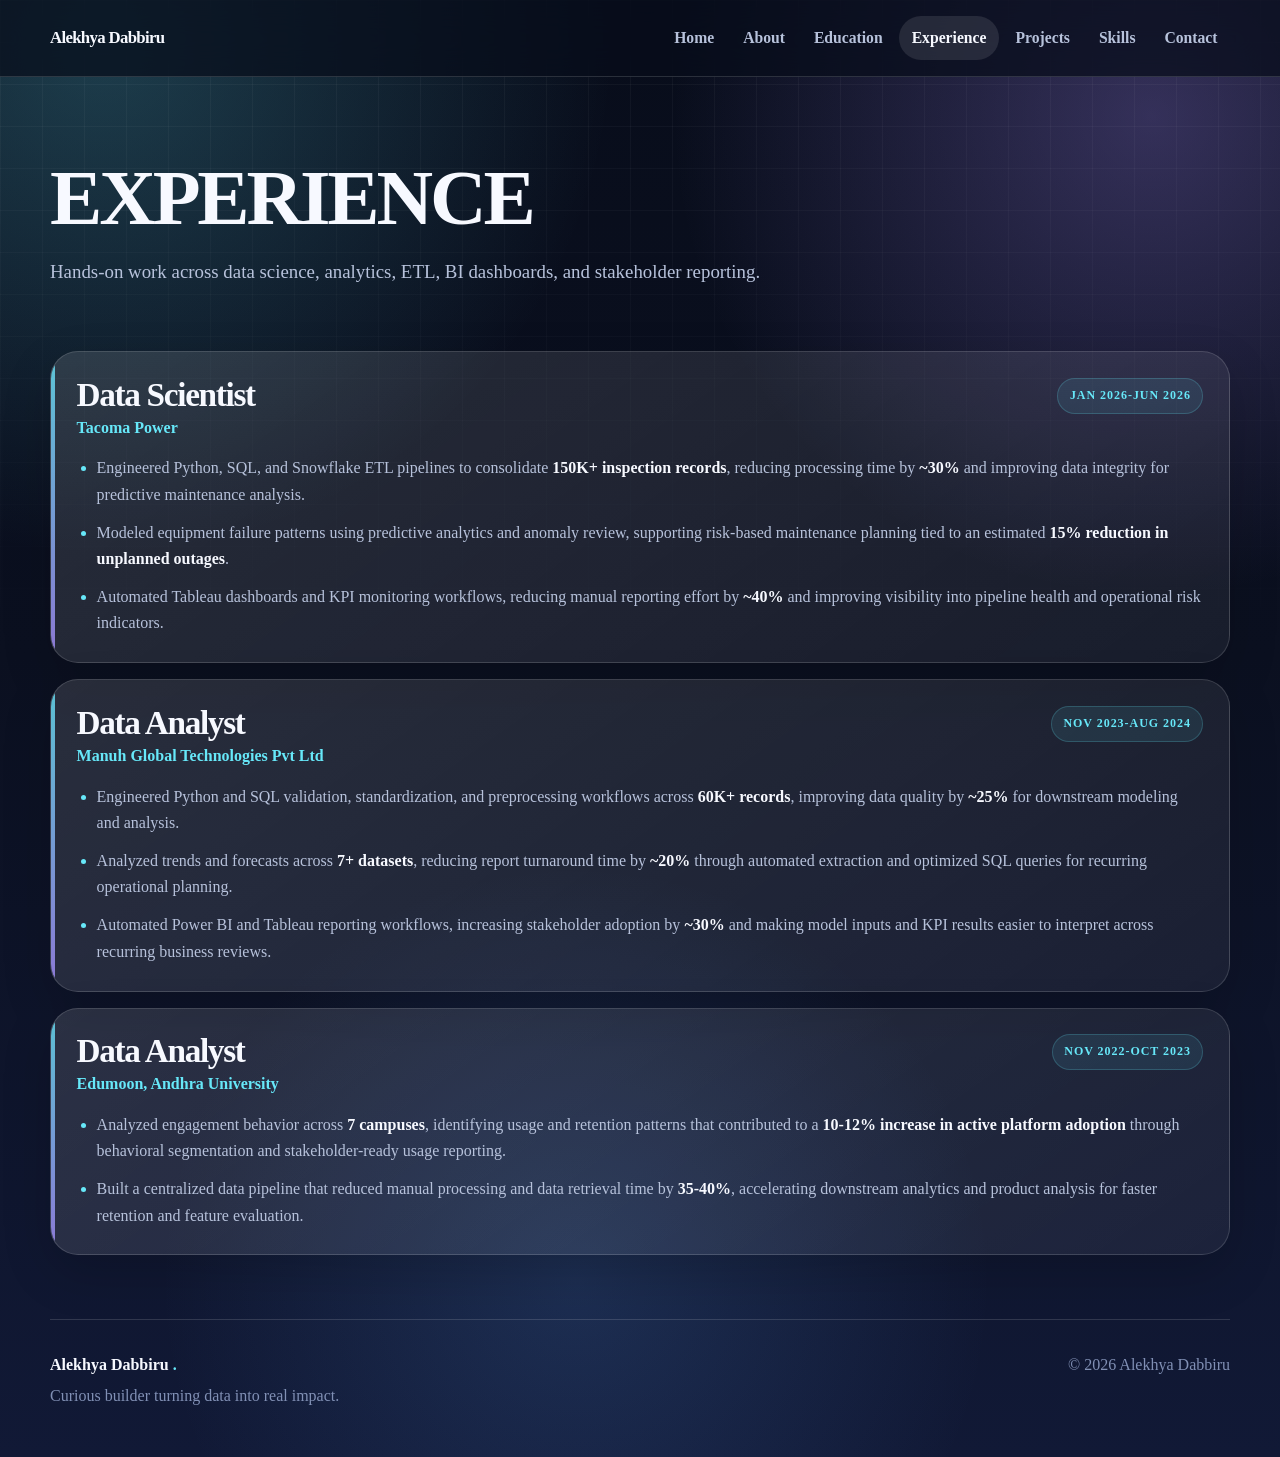
<file: experience.html>
<!DOCTYPE html><html lang="en"><head><meta charset="UTF-8"/><meta name="viewport" content="width=device-width, initial-scale=1.0"/><meta name="description" content="Experience across data science, analytics, ETL, business intelligence, and stakeholder reporting."/><title>Experience - Alekhya Dabbiru</title><style>
:root {
  --bg: #0b1020;
  --bg-soft: #111936;
  --card: rgba(255, 255, 255, 0.08);
  --text: #f7f9ff;
  --muted: #b7c2db;
  --soft: #8190b5;
  --line: rgba(255, 255, 255, 0.14);
  --cyan: #67e8f9;
  --blue: #60a5fa;
  --violet: #a78bfa;
  --pink: #f0abfc;
  --shadow: 0 26px 90px rgba(0, 0, 0, 0.32);
  --radius: 28px;
}
* { box-sizing: border-box; }
html { scroll-behavior: smooth; }
body {
  margin: 0;
  font-family: "Times New Roman", Times, serif;
  color: var(--text);
  background:
    radial-gradient(circle at 8% 3%, rgba(103, 232, 249, 0.22), transparent 32rem),
    radial-gradient(circle at 90% 8%, rgba(167, 139, 250, 0.28), transparent 30rem),
    radial-gradient(circle at 45% 88%, rgba(96, 165, 250, 0.16), transparent 26rem),
    linear-gradient(180deg, #080d1b 0%, #0b1020 45%, #111936 100%);
  line-height: 1.65;
  min-height: 100vh;
}
body::before {
  content: "";
  position: fixed;
  inset: 0;
  pointer-events: none;
  background-image:
    linear-gradient(rgba(255,255,255,.045) 1px, transparent 1px),
    linear-gradient(90deg, rgba(255,255,255,.045) 1px, transparent 1px);
  background-size: 42px 42px;
  mask-image: linear-gradient(to bottom, black 0%, transparent 78%);
  z-index: -1;
}
a { color: inherit; text-decoration: none; }
p, ul { margin: 0; }
ul { padding-left: 1.1rem; }
li + li { margin-top: .4rem; }
.site-header {
  position: sticky;
  top: 0;
  z-index: 20;
  border-bottom: 1px solid var(--line);
  background: rgba(8, 13, 27, 0.72);
  backdrop-filter: blur(18px);
}
.nav {
  width: min(1180px, calc(100% - 2rem));
  margin: 0 auto;
  min-height: 76px;
  display: flex;
  align-items: center;
  gap: 1rem;
}
.brand { font-weight: 850; letter-spacing: -0.04em; font-size: 1.05rem; white-space: nowrap; }
.nav-links { margin-left: auto; display: flex; align-items: center; gap: .25rem; color: var(--muted); font-size: .98rem; font-weight: 650; }
.nav-links a { padding: .55rem .78rem; border-radius: 999px; transition: color .18s ease, background .18s ease, transform .18s ease; }
.nav-links a:hover, .nav-links a.active { color: var(--text); background: rgba(255,255,255,.10); }
.nav-toggle { display: none; margin-left: auto; border: 1px solid var(--line); border-radius: 14px; color: var(--text); background: rgba(255,255,255,.08); padding: .55rem .75rem; font-size: 1.2rem; }
.section { width: min(1180px, calc(100% - 2rem)); margin: 0 auto; padding: 6.2rem 0; }
.section.slim { padding-top: 2rem; padding-bottom: 4rem; }
.section.compact-page { padding-top: 5rem; padding-bottom: 2rem; }
.hero { min-height: calc(100vh - 76px); display: grid; grid-template-columns: minmax(0, 1.05fr) minmax(330px, .88fr); align-items: center; gap: 3.5rem; }
.badge, .meta { display: inline-flex; width: fit-content; align-items: center; color: var(--cyan); background: rgba(103, 232, 249, .09); border: 1px solid rgba(103, 232, 249, .20); padding: .45rem .72rem; border-radius: 999px; font-weight: 850; letter-spacing: .08em; text-transform: uppercase; font-size: .75rem; }
h1, h2, h3 { margin: 0; line-height: 1.04; letter-spacing: -0.04em; }
.hero h1 { margin-top: 1rem; max-width: 860px; font-size: clamp(3.4rem, 8vw, 7.4rem); }
.page-hero h1 { margin-top: 0; max-width: 980px; font-size: clamp(3rem, 6.5vw, 4.9rem); letter-spacing: -0.04em; text-transform: uppercase; }
.role { margin-top: 1.05rem; color: var(--cyan); font-weight: 800; font-size: clamp(1.1rem, 2.2vw, 1.45rem); }
.intro, .page-hero p, .content-card p, .timeline-item p, .project-card p, .info-card p, .location-card p { color: var(--muted); }
.intro { max-width: 760px; margin-top: 1.25rem; font-size: clamp(1.08rem, 1.8vw, 1.28rem); }
.page-hero p { max-width: 780px; margin-top: 1.1rem; font-size: 1.18rem; }
.hero-actions { margin-top: 2rem; display: flex; flex-wrap: wrap; gap: .85rem; }
.btn { min-height: 48px; display: inline-flex; align-items: center; justify-content: center; padding: .78rem 1.06rem; border: 1px solid var(--line); border-radius: 999px; background: rgba(255,255,255,.08); color: var(--text); font-weight: 850; box-shadow: 0 14px 40px rgba(0,0,0,.18); transition: transform .18s ease, background .18s ease, box-shadow .18s ease; }
.btn:hover, .project-card a:hover, .shortcut:hover, .contact-card:hover { transform: translateY(-3px); }
.btn.primary { color: #08111f; border-color: transparent; background: linear-gradient(135deg, var(--cyan), var(--violet)); }
.btn.ghost { background: transparent; }
.mini-pills, .tag-cloud, .tag-row, .interest-list { display: flex; flex-wrap: wrap; gap: .65rem; }
.mini-pills { margin-top: 1.25rem; }
.mini-pills span, .tag-cloud span, .tag-row span, .interest-list span { border: 1px solid var(--line); border-radius: 999px; background: rgba(255,255,255,.07); color: var(--muted); padding: .48rem .72rem; font-size: .9rem; font-weight: 750; }
.hero-card { position: relative; border: 1px solid var(--line); border-radius: 36px; padding: 1rem; background: linear-gradient(145deg, rgba(255,255,255,.14), rgba(255,255,255,.05)); box-shadow: var(--shadow); overflow: hidden; }
.hero-card img { width: 100%; display: block; border-radius: 26px; }
.hero-card blockquote { margin: 1rem 0 0; color: var(--text); font-weight: 850; font-size: 1.05rem; }
.stats { display: grid; grid-template-columns: repeat(4, minmax(0, 1fr)); gap: 1rem; }
.stats article, .shortcut, .content-card, .info-card, .timeline-item, .project-card, .skill-card, .contact-card, .location-card { border: 1px solid var(--line); border-radius: var(--radius); background: linear-gradient(145deg, rgba(255,255,255,.12), rgba(255,255,255,.055)); box-shadow: 0 18px 50px rgba(0,0,0,.16); }
.stats article { padding: 1.35rem; }
.stats strong { display: block; font-size: clamp(1.6rem, 3vw, 2.35rem); line-height: 1; }
.stats span, .shortcut span, .shortcut em { color: var(--muted); }
.shortcut-grid { display: grid; grid-template-columns: repeat(3, minmax(0, 1fr)); gap: 1rem; }
.shortcut { padding: 1.4rem; transition: transform .18s ease, border-color .18s ease, background .18s ease; }
.shortcut:hover { border-color: rgba(103,232,249,.42); background: rgba(255,255,255,.12); }
.shortcut span { display: block; font-weight: 850; margin-bottom: .55rem; }
.shortcut strong { display: block; font-size: 1.05rem; line-height: 1.25; }
.shortcut em { display: inline-block; margin-top: 1rem; font-style: normal; font-weight: 850; }
.two-col { display: grid; grid-template-columns: 1.25fr .75fr; gap: 2rem; align-items: center; }
.content-card, .info-card, .timeline-item, .project-card, .skill-card, .contact-card, .location-card { padding: 1.6rem; }
.content-card p + p { margin-top: 1rem; }
.content-card h2, .info-card h2, .timeline-item h2, .project-card h2, .skill-card h2, .location-card h2 { font-size: clamp(1.45rem, 2.6vw, 2.1rem); margin-bottom: .8rem; }
.edu-grid { display: grid; grid-template-columns: repeat(2, minmax(0, 1fr)); gap: 1rem; }
.info-card.large { min-height: 220px; display: flex; flex-direction: column; justify-content: space-between; }
.timeline { display: grid; gap: 1rem; }
.timeline-item { position: relative; overflow: hidden; }
.timeline-item::before, .project-card::before, .skill-card::before { content: ""; position: absolute; inset: 0 auto 0 0; width: 4px; background: linear-gradient(var(--cyan), var(--violet)); opacity: .8; }
.timeline-item h3 { color: var(--cyan); font-size: 1rem; margin-bottom: .65rem; letter-spacing: 0; }
.projects { display: grid; grid-template-columns: repeat(2, minmax(0, 1fr)); gap: 1rem; }
.project-card { position: relative; display: flex; flex-direction: column; min-height: 365px; overflow: hidden; }
.project-card h2 { margin-top: 1rem; }
.project-card ul { color: var(--muted); margin-top: 1rem; }
.project-card a { width: fit-content; margin-top: auto; color: var(--cyan); font-weight: 850; transition: transform .18s ease; }
.skills { display: grid; grid-template-columns: repeat(2, minmax(0, 1fr)); gap: 1rem; }
.skill-card { position: relative; overflow: hidden; }
.split-section { display: grid; grid-template-columns: repeat(2, minmax(0, 1fr)); gap: 1rem; }
.contact-grid { display: grid; grid-template-columns: 1fr; gap: 1rem; max-width: 900px; margin-left: auto; margin-right: auto; }
.clean-list { color: var(--muted); }
.contact-card { min-height: 130px; transition: transform .18s ease, border-color .18s ease; }
.contact-card span { display: block; color: var(--soft); font-weight: 850; margin-bottom: .75rem; text-transform: uppercase; letter-spacing: .08em; font-size: .82rem; }
.contact-card a { color: var(--text); font-size: clamp(1.05rem, 2vw, 1.45rem); font-weight: 850; letter-spacing: 0; line-height: 1.25; overflow-wrap: anywhere; word-break: break-word; }
.location-card { text-align: center; }
.location-card p { color: var(--cyan); font-weight: 850; text-transform: uppercase; letter-spacing: .08em; font-size: .78rem; margin-bottom: .8rem; }
.footer { width: min(1180px, calc(100% - 2rem)); margin: 0 auto; padding: 2rem 0 3rem; display: flex; justify-content: space-between; gap: 1.5rem; color: var(--soft); border-top: 1px solid var(--line); }
.footer-name { display: block; color: var(--text); font-weight: 850; margin-bottom: .25rem; }
.footer-name span { color: var(--cyan); }
@media (max-width: 920px) {
  .nav-toggle { display: inline-flex; }
  .nav-links { position: absolute; left: 1rem; right: 1rem; top: 76px; display: none; flex-direction: column; align-items: stretch; padding: .75rem; border: 1px solid var(--line); border-radius: 22px; background: rgba(8, 13, 27, .94); box-shadow: var(--shadow); }
  .nav.open .nav-links { display: flex; }
  .nav-links a { padding: .8rem 1rem; }
  .hero, .two-col, .split-section { grid-template-columns: 1fr; }
  .hero { min-height: auto; padding-top: 5rem; }
  .stats, .shortcut-grid, .projects, .skills, .edu-grid { grid-template-columns: 1fr; }
}
@media (max-width: 560px) {
  .section { width: min(100% - 1.1rem, 1180px); padding: 4.25rem 0; }
  .hero h1 { font-size: clamp(2.9rem, 17vw, 4.4rem); }
  .page-hero h1 { font-size: clamp(2.5rem, 11vw, 3.6rem); }
  .hero-card { border-radius: 26px; }
  .content-card, .info-card, .timeline-item, .project-card, .skill-card, .contact-card, .location-card { padding: 1.2rem; border-radius: 22px; }
  .footer { flex-direction: column; }
}
.experience-header { display: flex; align-items: flex-start; justify-content: space-between; gap: 1.25rem; }
.experience-role { min-width: 0; }
.experience-role h2 { margin-bottom: .45rem; }
.experience-role h3 { margin-bottom: 0; }
.experience-header .meta { flex-shrink: 0; color: var(--cyan); }
.experience-list { margin-top: 1.2rem; padding-left: 1.25rem; color: var(--muted); }
.experience-list li + li { margin-top: .72rem; }
.experience-list li::marker { color: var(--cyan); }
.experience-list strong { color: var(--text); }
@media (max-width: 680px) {
  .experience-header { flex-direction: column-reverse; gap: .85rem; }
}
</style><link rel="icon" href="assets/favicon.svg" type="image/svg+xml"/></head><body><header class="site-header"><nav class="nav" aria-label="Main navigation"><a class="brand" href="index.html">Alekhya Dabbiru</a><button class="nav-toggle" type="button" aria-label="Open navigation" aria-expanded="false">☰</button><div class="nav-links"><a class="" href="index.html">Home</a><a class="" href="about.html">About</a><a class="" href="education.html">Education</a><a class="active" href="experience.html">Experience</a><a class="" href="projects.html">Projects</a><a class="" href="skills.html">Skills</a><a class="" href="contact.html">Contact</a></div></nav></header><main><section class="page-hero section compact-page"><h1>EXPERIENCE</h1><p>Hands-on work across data science, analytics, ETL, BI dashboards, and stakeholder reporting.</p></section><section class="timeline section slim">
<article class="timeline-item">
  <div class="experience-header">
    <div class="experience-role">
      <h2>Data Scientist</h2>
      <h3>Tacoma Power</h3>
    </div>
    <p class="meta"><time datetime="2026-01">Jan 2026</time> - <time datetime="2026-06">Jun 2026</time></p>
  </div>
  <ul class="experience-list">
    <li>Engineered Python, SQL, and Snowflake ETL pipelines to consolidate <strong>150K+ inspection records</strong>, reducing processing time by <strong>~30%</strong> and improving data integrity for predictive maintenance analysis.</li>
    <li>Modeled equipment failure patterns using predictive analytics and anomaly review, supporting risk-based maintenance planning tied to an estimated <strong>15% reduction in unplanned outages</strong>.</li>
    <li>Automated Tableau dashboards and KPI monitoring workflows, reducing manual reporting effort by <strong>~40%</strong> and improving visibility into pipeline health and operational risk indicators.</li>
  </ul>
</article>
<article class="timeline-item">
  <div class="experience-header">
    <div class="experience-role">
      <h2>Data Analyst</h2>
      <h3>Manuh Global Technologies Pvt Ltd</h3>
    </div>
    <p class="meta"><time datetime="2023-11">Nov 2023</time> - <time datetime="2024-08">Aug 2024</time></p>
  </div>
  <ul class="experience-list">
    <li>Engineered Python and SQL validation, standardization, and preprocessing workflows across <strong>60K+ records</strong>, improving data quality by <strong>~25%</strong> for downstream modeling and analysis.</li>
    <li>Analyzed trends and forecasts across <strong>7+ datasets</strong>, reducing report turnaround time by <strong>~20%</strong> through automated extraction and optimized SQL queries for recurring operational planning.</li>
    <li>Automated Power BI and Tableau reporting workflows, increasing stakeholder adoption by <strong>~30%</strong> and making model inputs and KPI results easier to interpret across recurring business reviews.</li>
  </ul>
</article>
<article class="timeline-item">
  <div class="experience-header">
    <div class="experience-role">
      <h2>Data Analyst</h2>
      <h3>Edumoon, Andhra University</h3>
    </div>
    <p class="meta"><time datetime="2022-11">Nov 2022</time> - <time datetime="2023-10">Oct 2023</time></p>
  </div>
  <ul class="experience-list">
    <li>Analyzed engagement behavior across <strong>7 campuses</strong>, identifying usage and retention patterns that contributed to a <strong>10-12% increase in active platform adoption</strong> through behavioral segmentation and stakeholder-ready usage reporting.</li>
    <li>Built a centralized data pipeline that reduced manual processing and data retrieval time by <strong>35-40%</strong>, accelerating downstream analytics and product analysis for faster retention and feature evaluation.</li>
  </ul>
</article>
</section></main><footer class="footer"><div><a href="index.html" class="footer-name">Alekhya Dabbiru <span>.</span></a><p>Curious builder turning data into real impact.</p></div><p>© 2026 Alekhya Dabbiru</p></footer><script>const navEl=document.querySelector('.nav');const toggle=document.querySelector('.nav-toggle');if(toggle&&navEl){toggle.addEventListener('click',()=>{const isOpen=navEl.classList.toggle('open');toggle.setAttribute('aria-expanded',String(isOpen));});}</script></body></html>
</file>
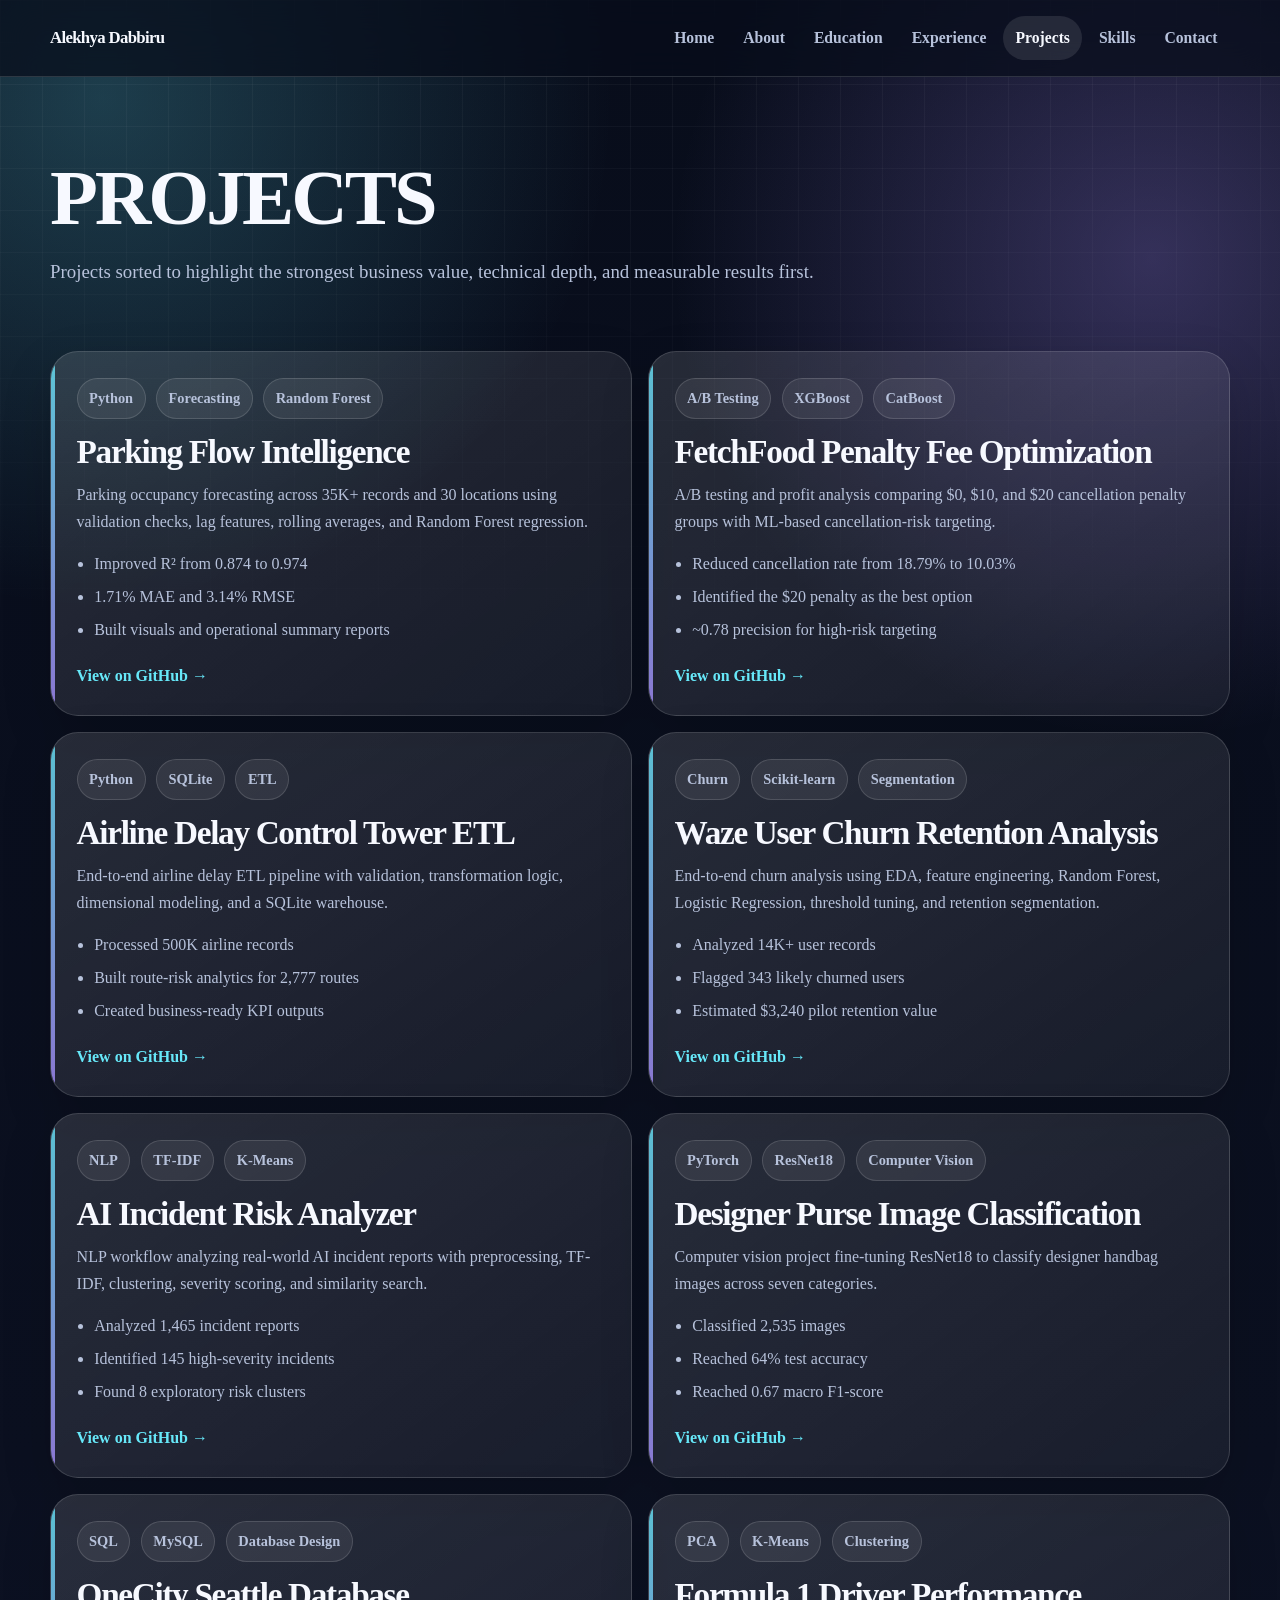
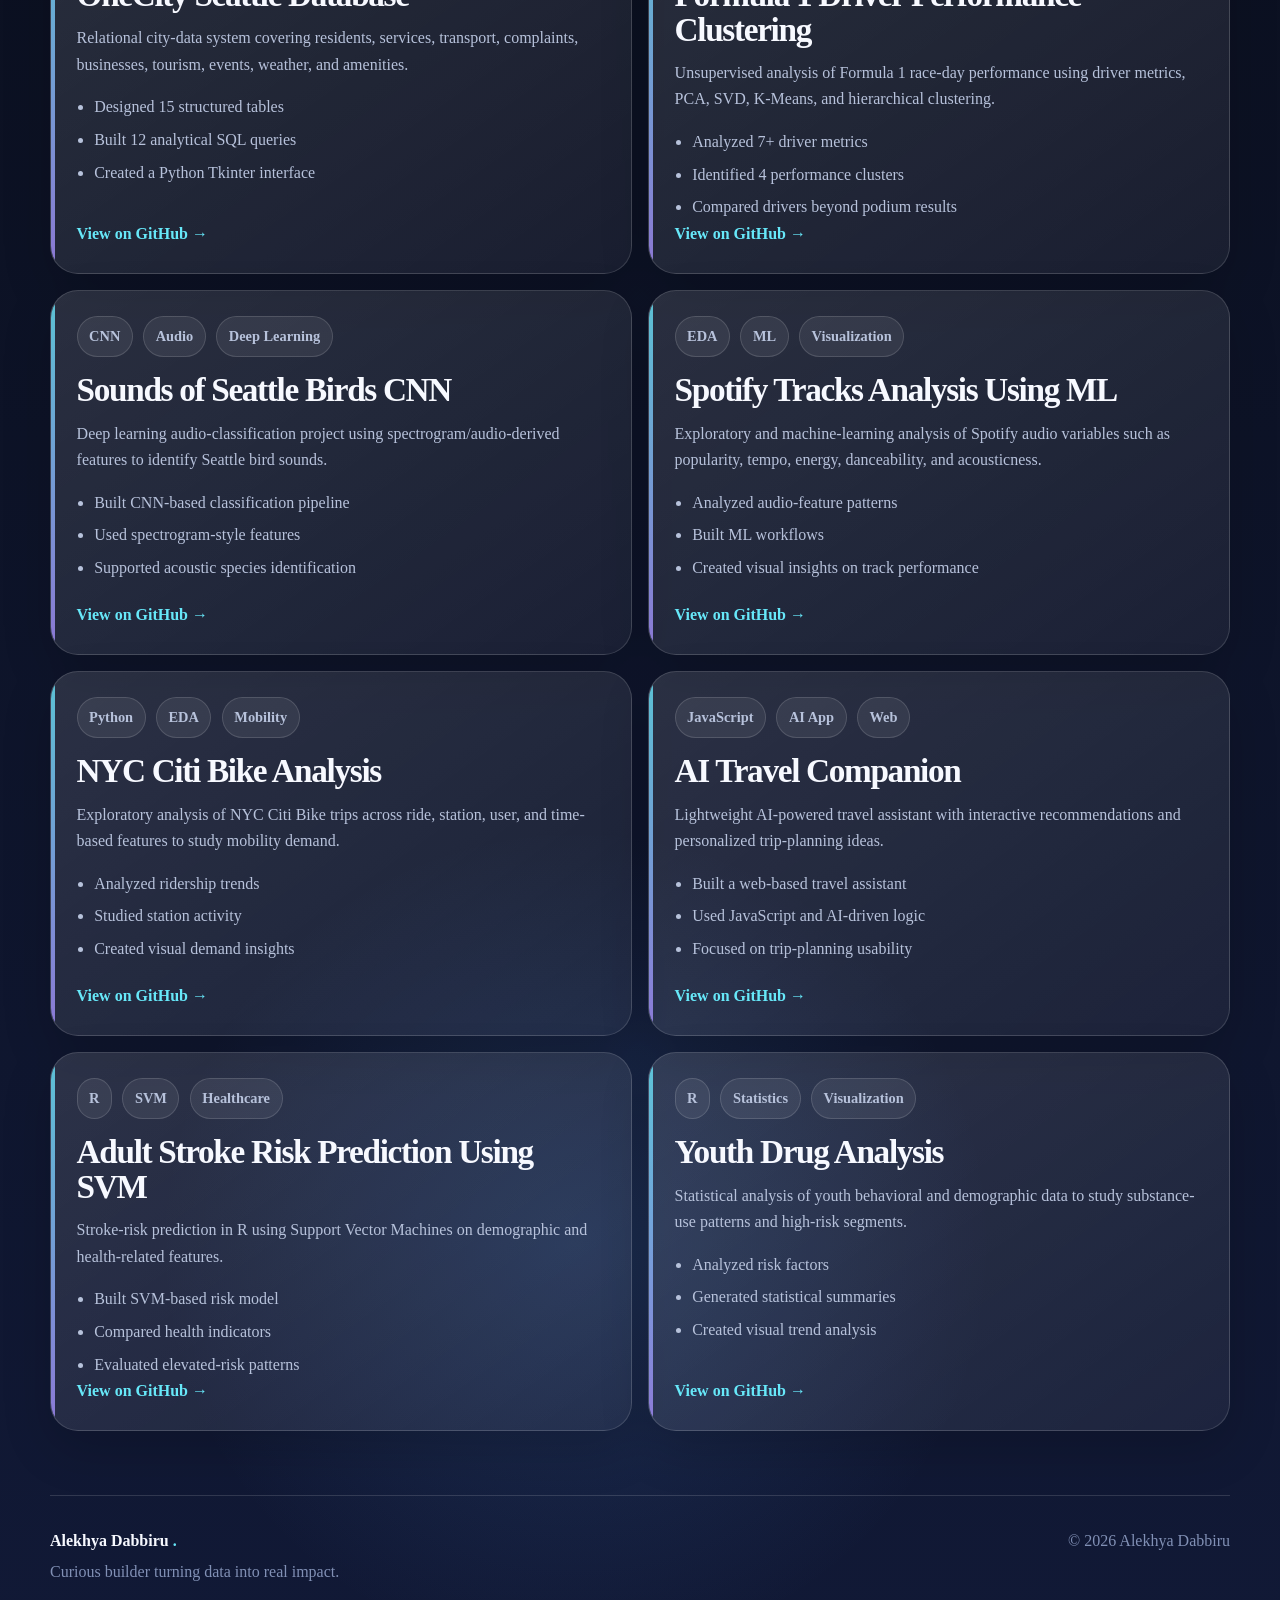
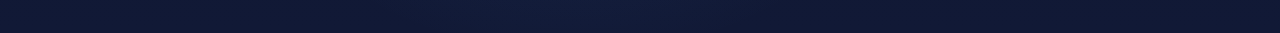
<file: projects.html>
<!DOCTYPE html><html lang="en"><head><meta charset="UTF-8"/><meta name="viewport" content="width=device-width, initial-scale=1.0"/><meta name="description" content="Projects across analytics, ML, NLP, and ETL."/><title>Projects - Alekhya Dabbiru</title><style>
:root {
  --bg: #0b1020;
  --bg-soft: #111936;
  --card: rgba(255, 255, 255, 0.08);
  --text: #f7f9ff;
  --muted: #b7c2db;
  --soft: #8190b5;
  --line: rgba(255, 255, 255, 0.14);
  --cyan: #67e8f9;
  --blue: #60a5fa;
  --violet: #a78bfa;
  --pink: #f0abfc;
  --shadow: 0 26px 90px rgba(0, 0, 0, 0.32);
  --radius: 28px;
}
* { box-sizing: border-box; }
html { scroll-behavior: smooth; }
body {
  margin: 0;
  font-family: "Times New Roman", Times, serif;
  color: var(--text);
  background:
    radial-gradient(circle at 8% 3%, rgba(103, 232, 249, 0.22), transparent 32rem),
    radial-gradient(circle at 90% 8%, rgba(167, 139, 250, 0.28), transparent 30rem),
    radial-gradient(circle at 45% 88%, rgba(96, 165, 250, 0.16), transparent 26rem),
    linear-gradient(180deg, #080d1b 0%, #0b1020 45%, #111936 100%);
  line-height: 1.65;
  min-height: 100vh;
}
body::before {
  content: "";
  position: fixed;
  inset: 0;
  pointer-events: none;
  background-image:
    linear-gradient(rgba(255,255,255,.045) 1px, transparent 1px),
    linear-gradient(90deg, rgba(255,255,255,.045) 1px, transparent 1px);
  background-size: 42px 42px;
  mask-image: linear-gradient(to bottom, black 0%, transparent 78%);
  z-index: -1;
}
a { color: inherit; text-decoration: none; }
p, ul { margin: 0; }
ul { padding-left: 1.1rem; }
li + li { margin-top: .4rem; }
.site-header {
  position: sticky;
  top: 0;
  z-index: 20;
  border-bottom: 1px solid var(--line);
  background: rgba(8, 13, 27, 0.72);
  backdrop-filter: blur(18px);
}
.nav {
  width: min(1180px, calc(100% - 2rem));
  margin: 0 auto;
  min-height: 76px;
  display: flex;
  align-items: center;
  gap: 1rem;
}
.brand { font-weight: 850; letter-spacing: -0.04em; font-size: 1.05rem; white-space: nowrap; }
.nav-links { margin-left: auto; display: flex; align-items: center; gap: .25rem; color: var(--muted); font-size: .98rem; font-weight: 650; }
.nav-links a { padding: .55rem .78rem; border-radius: 999px; transition: color .18s ease, background .18s ease, transform .18s ease; }
.nav-links a:hover, .nav-links a.active { color: var(--text); background: rgba(255,255,255,.10); }
.nav-toggle { display: none; margin-left: auto; border: 1px solid var(--line); border-radius: 14px; color: var(--text); background: rgba(255,255,255,.08); padding: .55rem .75rem; font-size: 1.2rem; }
.section { width: min(1180px, calc(100% - 2rem)); margin: 0 auto; padding: 6.2rem 0; }
.section.slim { padding-top: 2rem; padding-bottom: 4rem; }
.section.compact-page { padding-top: 5rem; padding-bottom: 2rem; }
.hero { min-height: calc(100vh - 76px); display: grid; grid-template-columns: minmax(0, 1.05fr) minmax(330px, .88fr); align-items: center; gap: 3.5rem; }
.badge, .meta { display: inline-flex; width: fit-content; align-items: center; color: var(--cyan); background: rgba(103, 232, 249, .09); border: 1px solid rgba(103, 232, 249, .20); padding: .45rem .72rem; border-radius: 999px; font-weight: 850; letter-spacing: .08em; text-transform: uppercase; font-size: .75rem; }
h1, h2, h3 { margin: 0; line-height: 1.04; letter-spacing: -0.04em; }
.hero h1 { margin-top: 1rem; max-width: 860px; font-size: clamp(3.4rem, 8vw, 7.4rem); }
.page-hero h1 { margin-top: 0; max-width: 980px; font-size: clamp(3rem, 6.5vw, 4.9rem); letter-spacing: -0.04em; text-transform: uppercase; }
.role { margin-top: 1.05rem; color: var(--cyan); font-weight: 800; font-size: clamp(1.1rem, 2.2vw, 1.45rem); }
.intro, .page-hero p, .content-card p, .timeline-item p, .project-card p, .info-card p, .location-card p { color: var(--muted); }
.intro { max-width: 760px; margin-top: 1.25rem; font-size: clamp(1.08rem, 1.8vw, 1.28rem); }
.page-hero p { max-width: 780px; margin-top: 1.1rem; font-size: 1.18rem; }
.hero-actions { margin-top: 2rem; display: flex; flex-wrap: wrap; gap: .85rem; }
.btn { min-height: 48px; display: inline-flex; align-items: center; justify-content: center; padding: .78rem 1.06rem; border: 1px solid var(--line); border-radius: 999px; background: rgba(255,255,255,.08); color: var(--text); font-weight: 850; box-shadow: 0 14px 40px rgba(0,0,0,.18); transition: transform .18s ease, background .18s ease, box-shadow .18s ease; }
.btn:hover, .project-card a:hover, .shortcut:hover, .contact-card:hover { transform: translateY(-3px); }
.btn.primary { color: #08111f; border-color: transparent; background: linear-gradient(135deg, var(--cyan), var(--violet)); }
.btn.ghost { background: transparent; }
.mini-pills, .tag-cloud, .tag-row, .interest-list { display: flex; flex-wrap: wrap; gap: .65rem; }
.mini-pills { margin-top: 1.25rem; }
.mini-pills span, .tag-cloud span, .tag-row span, .interest-list span { border: 1px solid var(--line); border-radius: 999px; background: rgba(255,255,255,.07); color: var(--muted); padding: .48rem .72rem; font-size: .9rem; font-weight: 750; }
.hero-card { position: relative; border: 1px solid var(--line); border-radius: 36px; padding: 1rem; background: linear-gradient(145deg, rgba(255,255,255,.14), rgba(255,255,255,.05)); box-shadow: var(--shadow); overflow: hidden; }
.hero-card img { width: 100%; display: block; border-radius: 26px; }
.hero-card blockquote { margin: 1rem 0 0; color: var(--text); font-weight: 850; font-size: 1.05rem; }
.stats { display: grid; grid-template-columns: repeat(4, minmax(0, 1fr)); gap: 1rem; }
.stats article, .shortcut, .content-card, .info-card, .timeline-item, .project-card, .skill-card, .contact-card, .location-card { border: 1px solid var(--line); border-radius: var(--radius); background: linear-gradient(145deg, rgba(255,255,255,.12), rgba(255,255,255,.055)); box-shadow: 0 18px 50px rgba(0,0,0,.16); }
.stats article { padding: 1.35rem; }
.stats strong { display: block; font-size: clamp(1.6rem, 3vw, 2.35rem); line-height: 1; }
.stats span, .shortcut span, .shortcut em { color: var(--muted); }
.shortcut-grid { display: grid; grid-template-columns: repeat(3, minmax(0, 1fr)); gap: 1rem; }
.shortcut { padding: 1.4rem; transition: transform .18s ease, border-color .18s ease, background .18s ease; }
.shortcut:hover { border-color: rgba(103,232,249,.42); background: rgba(255,255,255,.12); }
.shortcut span { display: block; font-weight: 850; margin-bottom: .55rem; }
.shortcut strong { display: block; font-size: 1.05rem; line-height: 1.25; }
.shortcut em { display: inline-block; margin-top: 1rem; font-style: normal; font-weight: 850; }
.two-col { display: grid; grid-template-columns: 1.25fr .75fr; gap: 2rem; align-items: center; }
.content-card, .info-card, .timeline-item, .project-card, .skill-card, .contact-card, .location-card { padding: 1.6rem; }
.content-card p + p { margin-top: 1rem; }
.content-card h2, .info-card h2, .timeline-item h2, .project-card h2, .skill-card h2, .location-card h2 { font-size: clamp(1.45rem, 2.6vw, 2.1rem); margin-bottom: .8rem; }
.edu-grid { display: grid; grid-template-columns: repeat(2, minmax(0, 1fr)); gap: 1rem; }
.info-card.large { min-height: 220px; display: flex; flex-direction: column; justify-content: space-between; }
.timeline { display: grid; gap: 1rem; }
.timeline-item { position: relative; overflow: hidden; }
.timeline-item::before, .project-card::before, .skill-card::before { content: ""; position: absolute; inset: 0 auto 0 0; width: 4px; background: linear-gradient(var(--cyan), var(--violet)); opacity: .8; }
.timeline-item h3 { color: var(--cyan); font-size: 1rem; margin-bottom: .65rem; letter-spacing: 0; }
.projects { display: grid; grid-template-columns: repeat(2, minmax(0, 1fr)); gap: 1rem; }
.project-card { position: relative; display: flex; flex-direction: column; min-height: 365px; overflow: hidden; }
.project-card h2 { margin-top: 1rem; }
.project-card ul { color: var(--muted); margin-top: 1rem; }
.project-card a { width: fit-content; margin-top: auto; color: var(--cyan); font-weight: 850; transition: transform .18s ease; }
.skills { display: grid; grid-template-columns: repeat(2, minmax(0, 1fr)); gap: 1rem; }
.skill-card { position: relative; overflow: hidden; }
.split-section { display: grid; grid-template-columns: repeat(2, minmax(0, 1fr)); gap: 1rem; }
.contact-grid { display: grid; grid-template-columns: 1fr; gap: 1rem; max-width: 900px; margin-left: auto; margin-right: auto; }
.clean-list { color: var(--muted); }
.contact-card { min-height: 130px; transition: transform .18s ease, border-color .18s ease; }
.contact-card span { display: block; color: var(--soft); font-weight: 850; margin-bottom: .75rem; text-transform: uppercase; letter-spacing: .08em; font-size: .82rem; }
.contact-card a { color: var(--text); font-size: clamp(1.05rem, 2vw, 1.45rem); font-weight: 850; letter-spacing: 0; line-height: 1.25; overflow-wrap: anywhere; word-break: break-word; }
.location-card { text-align: center; }
.location-card p { color: var(--cyan); font-weight: 850; text-transform: uppercase; letter-spacing: .08em; font-size: .78rem; margin-bottom: .8rem; }
.footer { width: min(1180px, calc(100% - 2rem)); margin: 0 auto; padding: 2rem 0 3rem; display: flex; justify-content: space-between; gap: 1.5rem; color: var(--soft); border-top: 1px solid var(--line); }
.footer-name { display: block; color: var(--text); font-weight: 850; margin-bottom: .25rem; }
.footer-name span { color: var(--cyan); }
@media (max-width: 920px) {
  .nav-toggle { display: inline-flex; }
  .nav-links { position: absolute; left: 1rem; right: 1rem; top: 76px; display: none; flex-direction: column; align-items: stretch; padding: .75rem; border: 1px solid var(--line); border-radius: 22px; background: rgba(8, 13, 27, .94); box-shadow: var(--shadow); }
  .nav.open .nav-links { display: flex; }
  .nav-links a { padding: .8rem 1rem; }
  .hero, .two-col, .split-section { grid-template-columns: 1fr; }
  .hero { min-height: auto; padding-top: 5rem; }
  .stats, .shortcut-grid, .projects, .skills, .edu-grid { grid-template-columns: 1fr; }
}
@media (max-width: 560px) {
  .section { width: min(100% - 1.1rem, 1180px); padding: 4.25rem 0; }
  .hero h1 { font-size: clamp(2.9rem, 17vw, 4.4rem); }
  .page-hero h1 { font-size: clamp(2.5rem, 11vw, 3.6rem); }
  .hero-card { border-radius: 26px; }
  .content-card, .info-card, .timeline-item, .project-card, .skill-card, .contact-card, .location-card { padding: 1.2rem; border-radius: 22px; }
  .footer { flex-direction: column; }
}
</style><link rel="icon" href="assets/favicon.svg" type="image/svg+xml"/></head><body><header class="site-header"><nav class="nav" aria-label="Main navigation"><a class="brand" href="index.html">Alekhya Dabbiru</a><button class="nav-toggle" type="button" aria-label="Open navigation" aria-expanded="false">☰</button><div class="nav-links"><a class="" href="index.html">Home</a><a class="" href="about.html">About</a><a class="" href="education.html">Education</a><a class="" href="experience.html">Experience</a><a class="active" href="projects.html">Projects</a><a class="" href="skills.html">Skills</a><a class="" href="contact.html">Contact</a></div></nav></header><main><section class="page-hero section compact-page"><h1>PROJECTS</h1><p>Projects sorted to highlight the strongest business value, technical depth, and measurable results first.</p></section><section class="projects section slim"><article class="project-card"><div class="tag-row"><span>Python</span><span>Forecasting</span><span>Random Forest</span></div><h2>Parking Flow Intelligence</h2><p>Parking occupancy forecasting across 35K+ records and 30 locations using validation checks, lag features, rolling averages, and Random Forest regression.</p><ul><li>Improved R² from 0.874 to 0.974</li><li>1.71% MAE and 3.14% RMSE</li><li>Built visuals and operational summary reports</li></ul><a href="https://github.com/AlekhyaDabbiru100/parking-flow-intelligence" target="_blank" rel="noopener">View on GitHub →</a></article><article class="project-card"><div class="tag-row"><span>A/B Testing</span><span>XGBoost</span><span>CatBoost</span></div><h2>FetchFood Penalty Fee Optimization</h2><p>A/B testing and profit analysis comparing $0, $10, and $20 cancellation penalty groups with ML-based cancellation-risk targeting.</p><ul><li>Reduced cancellation rate from 18.79% to 10.03%</li><li>Identified the $20 penalty as the best option</li><li>~0.78 precision for high-risk targeting</li></ul><a href="https://github.com/AlekhyaDabbiru100/PENALTY_OPTIMIZATION" target="_blank" rel="noopener">View on GitHub →</a></article><article class="project-card"><div class="tag-row"><span>Python</span><span>SQLite</span><span>ETL</span></div><h2>Airline Delay Control Tower ETL</h2><p>End-to-end airline delay ETL pipeline with validation, transformation logic, dimensional modeling, and a SQLite warehouse.</p><ul><li>Processed 500K airline records</li><li>Built route-risk analytics for 2,777 routes</li><li>Created business-ready KPI outputs</li></ul><a href="https://github.com/AlekhyaDabbiru100/airline-delay-etl-pipeline" target="_blank" rel="noopener">View on GitHub →</a></article><article class="project-card"><div class="tag-row"><span>Churn</span><span>Scikit-learn</span><span>Segmentation</span></div><h2>Waze User Churn Retention Analysis</h2><p>End-to-end churn analysis using EDA, feature engineering, Random Forest, Logistic Regression, threshold tuning, and retention segmentation.</p><ul><li>Analyzed 14K+ user records</li><li>Flagged 343 likely churned users</li><li>Estimated $3,240 pilot retention value</li></ul><a href="https://github.com/AlekhyaDabbiru100/waze-user-churn-retention-analysis" target="_blank" rel="noopener">View on GitHub →</a></article><article class="project-card"><div class="tag-row"><span>NLP</span><span>TF-IDF</span><span>K-Means</span></div><h2>AI Incident Risk Analyzer</h2><p>NLP workflow analyzing real-world AI incident reports with preprocessing, TF-IDF, clustering, severity scoring, and similarity search.</p><ul><li>Analyzed 1,465 incident reports</li><li>Identified 145 high-severity incidents</li><li>Found 8 exploratory risk clusters</li></ul><a href="https://github.com/AlekhyaDabbiru100/ai-incident-risk-analyzer" target="_blank" rel="noopener">View on GitHub →</a></article><article class="project-card"><div class="tag-row"><span>PyTorch</span><span>ResNet18</span><span>Computer Vision</span></div><h2>Designer Purse Image Classification</h2><p>Computer vision project fine-tuning ResNet18 to classify designer handbag images across seven categories.</p><ul><li>Classified 2,535 images</li><li>Reached 64% test accuracy</li><li>Reached 0.67 macro F1-score</li></ul><a href="https://github.com/AlekhyaDabbiru100/Designer-Purse-Image-Classification-with-ResNet18" target="_blank" rel="noopener">View on GitHub →</a></article><article class="project-card"><div class="tag-row"><span>SQL</span><span>MySQL</span><span>Database Design</span></div><h2>OneCity Seattle Database</h2><p>Relational city-data system covering residents, services, transport, complaints, businesses, tourism, events, weather, and amenities.</p><ul><li>Designed 15 structured tables</li><li>Built 12 analytical SQL queries</li><li>Created a Python Tkinter interface</li></ul><a href="https://github.com/AlekhyaDabbiru100/onecity-seattle-database" target="_blank" rel="noopener">View on GitHub →</a></article><article class="project-card"><div class="tag-row"><span>PCA</span><span>K-Means</span><span>Clustering</span></div><h2>Formula 1 Driver Performance Clustering</h2><p>Unsupervised analysis of Formula 1 race-day performance using driver metrics, PCA, SVD, K-Means, and hierarchical clustering.</p><ul><li>Analyzed 7+ driver metrics</li><li>Identified 4 performance clusters</li><li>Compared drivers beyond podium results</li></ul><a href="https://github.com/AlekhyaDabbiru100/F1_PERFORMANCE_CLUSTERING" target="_blank" rel="noopener">View on GitHub →</a></article><article class="project-card"><div class="tag-row"><span>CNN</span><span>Audio</span><span>Deep Learning</span></div><h2>Sounds of Seattle Birds CNN</h2><p>Deep learning audio-classification project using spectrogram/audio-derived features to identify Seattle bird sounds.</p><ul><li>Built CNN-based classification pipeline</li><li>Used spectrogram-style features</li><li>Supported acoustic species identification</li></ul><a href="https://github.com/AlekhyaDabbiru100/SOUNDS-OF-SEATTLE-BIRDS-CNN" target="_blank" rel="noopener">View on GitHub →</a></article><article class="project-card"><div class="tag-row"><span>EDA</span><span>ML</span><span>Visualization</span></div><h2>Spotify Tracks Analysis Using ML</h2><p>Exploratory and machine-learning analysis of Spotify audio variables such as popularity, tempo, energy, danceability, and acousticness.</p><ul><li>Analyzed audio-feature patterns</li><li>Built ML workflows</li><li>Created visual insights on track performance</li></ul><a href="https://github.com/AlekhyaDabbiru100/SPOTIFY-TRACKS-ANALYSIS-USING-ML" target="_blank" rel="noopener">View on GitHub →</a></article><article class="project-card"><div class="tag-row"><span>Python</span><span>EDA</span><span>Mobility</span></div><h2>NYC Citi Bike Analysis</h2><p>Exploratory analysis of NYC Citi Bike trips across ride, station, user, and time-based features to study mobility demand.</p><ul><li>Analyzed ridership trends</li><li>Studied station activity</li><li>Created visual demand insights</li></ul><a href="https://github.com/AlekhyaDabbiru100/Citi_bikes_NYC" target="_blank" rel="noopener">View on GitHub →</a></article><article class="project-card"><div class="tag-row"><span>JavaScript</span><span>AI App</span><span>Web</span></div><h2>AI Travel Companion</h2><p>Lightweight AI-powered travel assistant with interactive recommendations and personalized trip-planning ideas.</p><ul><li>Built a web-based travel assistant</li><li>Used JavaScript and AI-driven logic</li><li>Focused on trip-planning usability</li></ul><a href="https://github.com/AlekhyaDabbiru100/AI-Travel-Companion" target="_blank" rel="noopener">View on GitHub →</a></article><article class="project-card"><div class="tag-row"><span>R</span><span>SVM</span><span>Healthcare</span></div><h2>Adult Stroke Risk Prediction Using SVM</h2><p>Stroke-risk prediction in R using Support Vector Machines on demographic and health-related features.</p><ul><li>Built SVM-based risk model</li><li>Compared health indicators</li><li>Evaluated elevated-risk patterns</li></ul><a href="https://github.com/AlekhyaDabbiru100/ADULT-STROKE-RISK-USING-SVM" target="_blank" rel="noopener">View on GitHub →</a></article><article class="project-card"><div class="tag-row"><span>R</span><span>Statistics</span><span>Visualization</span></div><h2>Youth Drug Analysis</h2><p>Statistical analysis of youth behavioral and demographic data to study substance-use patterns and high-risk segments.</p><ul><li>Analyzed risk factors</li><li>Generated statistical summaries</li><li>Created visual trend analysis</li></ul><a href="https://github.com/AlekhyaDabbiru100/YOUTH-DRUG-ANALYSIS" target="_blank" rel="noopener">View on GitHub →</a></article></section></main><footer class="footer"><div><a href="index.html" class="footer-name">Alekhya Dabbiru <span>.</span></a><p>Curious builder turning data into real impact.</p></div><p>© 2026 Alekhya Dabbiru</p></footer><script>const navEl=document.querySelector('.nav');const toggle=document.querySelector('.nav-toggle');if(toggle&&navEl){toggle.addEventListener('click',()=>{const isOpen=navEl.classList.toggle('open');toggle.setAttribute('aria-expanded',String(isOpen));});}</script></body></html>
</file>
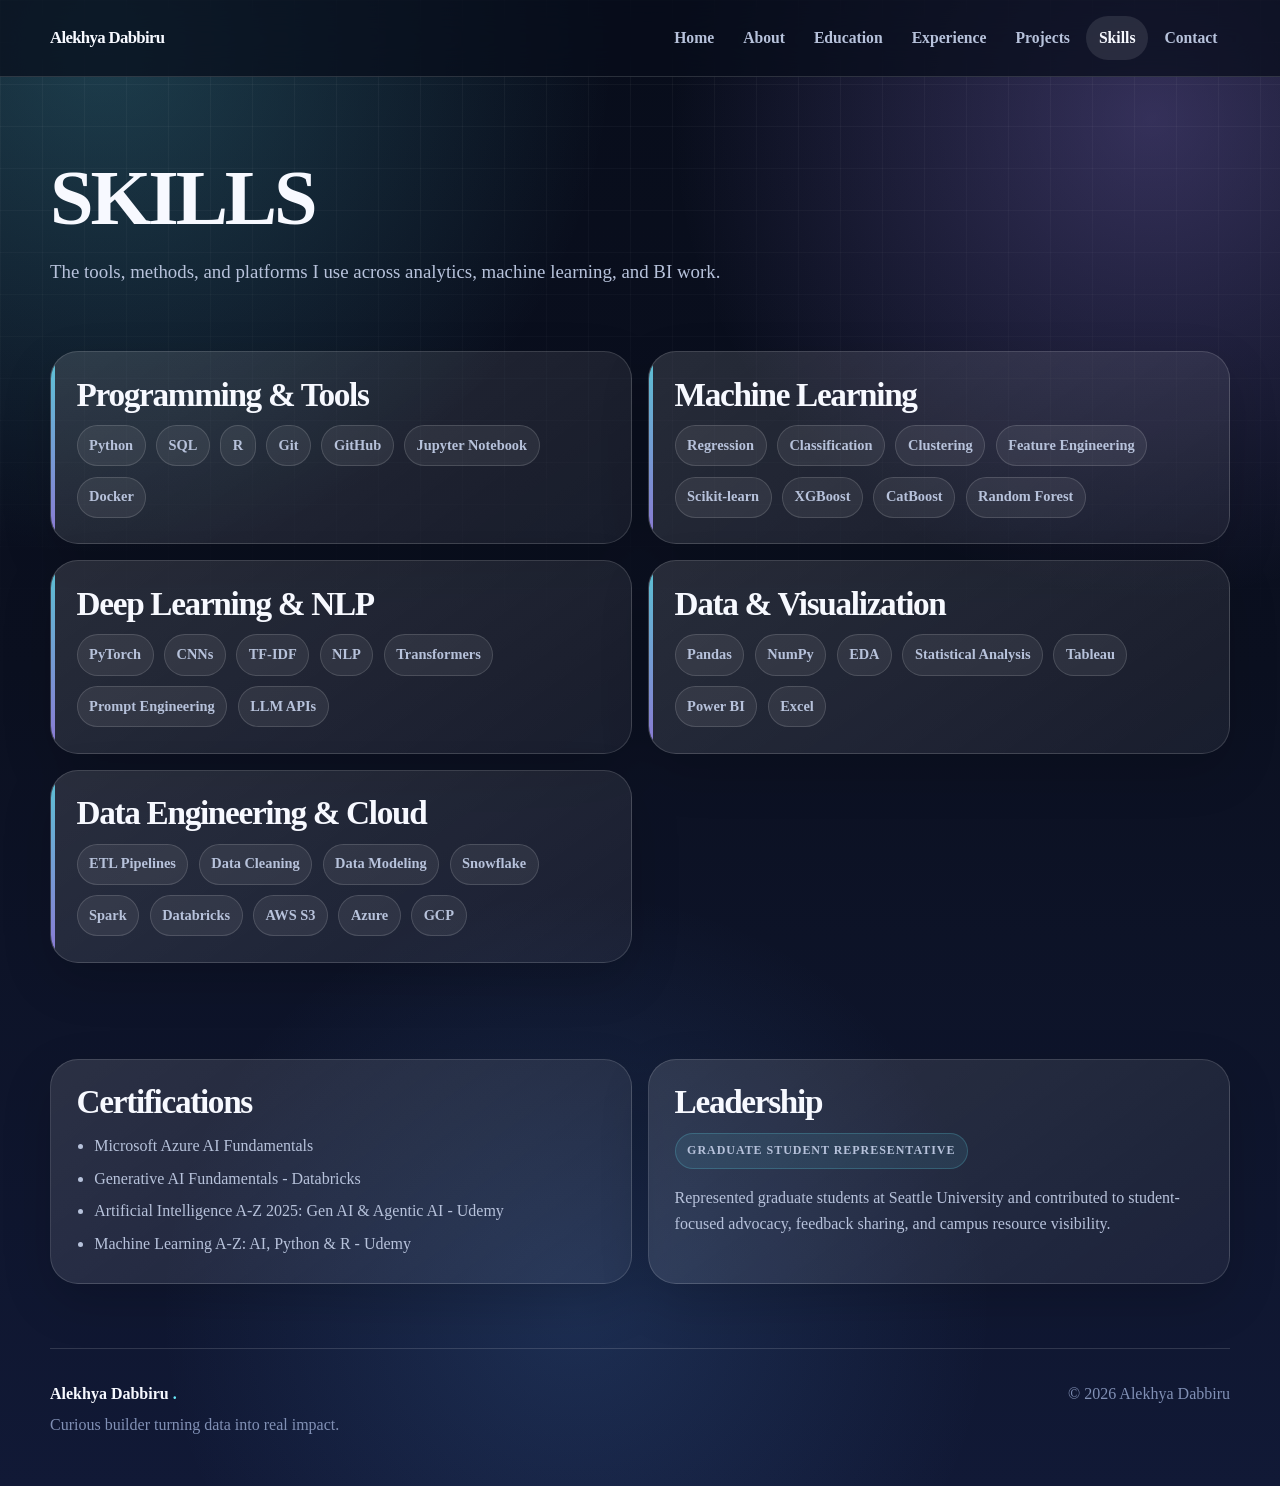
<file: skills.html>
<!DOCTYPE html><html lang="en"><head><meta charset="UTF-8"/><meta name="viewport" content="width=device-width, initial-scale=1.0"/><meta name="description" content="Technical skills and certifications."/><title>Skills - Alekhya Dabbiru</title><style>
:root {
  --bg: #0b1020;
  --bg-soft: #111936;
  --card: rgba(255, 255, 255, 0.08);
  --text: #f7f9ff;
  --muted: #b7c2db;
  --soft: #8190b5;
  --line: rgba(255, 255, 255, 0.14);
  --cyan: #67e8f9;
  --blue: #60a5fa;
  --violet: #a78bfa;
  --pink: #f0abfc;
  --shadow: 0 26px 90px rgba(0, 0, 0, 0.32);
  --radius: 28px;
}
* { box-sizing: border-box; }
html { scroll-behavior: smooth; }
body {
  margin: 0;
  font-family: "Times New Roman", Times, serif;
  color: var(--text);
  background:
    radial-gradient(circle at 8% 3%, rgba(103, 232, 249, 0.22), transparent 32rem),
    radial-gradient(circle at 90% 8%, rgba(167, 139, 250, 0.28), transparent 30rem),
    radial-gradient(circle at 45% 88%, rgba(96, 165, 250, 0.16), transparent 26rem),
    linear-gradient(180deg, #080d1b 0%, #0b1020 45%, #111936 100%);
  line-height: 1.65;
  min-height: 100vh;
}
body::before {
  content: "";
  position: fixed;
  inset: 0;
  pointer-events: none;
  background-image:
    linear-gradient(rgba(255,255,255,.045) 1px, transparent 1px),
    linear-gradient(90deg, rgba(255,255,255,.045) 1px, transparent 1px);
  background-size: 42px 42px;
  mask-image: linear-gradient(to bottom, black 0%, transparent 78%);
  z-index: -1;
}
a { color: inherit; text-decoration: none; }
p, ul { margin: 0; }
ul { padding-left: 1.1rem; }
li + li { margin-top: .4rem; }
.site-header {
  position: sticky;
  top: 0;
  z-index: 20;
  border-bottom: 1px solid var(--line);
  background: rgba(8, 13, 27, 0.72);
  backdrop-filter: blur(18px);
}
.nav {
  width: min(1180px, calc(100% - 2rem));
  margin: 0 auto;
  min-height: 76px;
  display: flex;
  align-items: center;
  gap: 1rem;
}
.brand { font-weight: 850; letter-spacing: -0.04em; font-size: 1.05rem; white-space: nowrap; }
.nav-links { margin-left: auto; display: flex; align-items: center; gap: .25rem; color: var(--muted); font-size: .98rem; font-weight: 650; }
.nav-links a { padding: .55rem .78rem; border-radius: 999px; transition: color .18s ease, background .18s ease, transform .18s ease; }
.nav-links a:hover, .nav-links a.active { color: var(--text); background: rgba(255,255,255,.10); }
.nav-toggle { display: none; margin-left: auto; border: 1px solid var(--line); border-radius: 14px; color: var(--text); background: rgba(255,255,255,.08); padding: .55rem .75rem; font-size: 1.2rem; }
.section { width: min(1180px, calc(100% - 2rem)); margin: 0 auto; padding: 6.2rem 0; }
.section.slim { padding-top: 2rem; padding-bottom: 4rem; }
.section.compact-page { padding-top: 5rem; padding-bottom: 2rem; }
.hero { min-height: calc(100vh - 76px); display: grid; grid-template-columns: minmax(0, 1.05fr) minmax(330px, .88fr); align-items: center; gap: 3.5rem; }
.badge, .meta { display: inline-flex; width: fit-content; align-items: center; color: var(--cyan); background: rgba(103, 232, 249, .09); border: 1px solid rgba(103, 232, 249, .20); padding: .45rem .72rem; border-radius: 999px; font-weight: 850; letter-spacing: .08em; text-transform: uppercase; font-size: .75rem; }
h1, h2, h3 { margin: 0; line-height: 1.04; letter-spacing: -0.04em; }
.hero h1 { margin-top: 1rem; max-width: 860px; font-size: clamp(3.4rem, 8vw, 7.4rem); }
.page-hero h1 { margin-top: 0; max-width: 980px; font-size: clamp(3rem, 6.5vw, 4.9rem); letter-spacing: -0.04em; text-transform: uppercase; }
.role { margin-top: 1.05rem; color: var(--cyan); font-weight: 800; font-size: clamp(1.1rem, 2.2vw, 1.45rem); }
.intro, .page-hero p, .content-card p, .timeline-item p, .project-card p, .info-card p, .location-card p { color: var(--muted); }
.intro { max-width: 760px; margin-top: 1.25rem; font-size: clamp(1.08rem, 1.8vw, 1.28rem); }
.page-hero p { max-width: 780px; margin-top: 1.1rem; font-size: 1.18rem; }
.hero-actions { margin-top: 2rem; display: flex; flex-wrap: wrap; gap: .85rem; }
.btn { min-height: 48px; display: inline-flex; align-items: center; justify-content: center; padding: .78rem 1.06rem; border: 1px solid var(--line); border-radius: 999px; background: rgba(255,255,255,.08); color: var(--text); font-weight: 850; box-shadow: 0 14px 40px rgba(0,0,0,.18); transition: transform .18s ease, background .18s ease, box-shadow .18s ease; }
.btn:hover, .project-card a:hover, .shortcut:hover, .contact-card:hover { transform: translateY(-3px); }
.btn.primary { color: #08111f; border-color: transparent; background: linear-gradient(135deg, var(--cyan), var(--violet)); }
.btn.ghost { background: transparent; }
.mini-pills, .tag-cloud, .tag-row, .interest-list { display: flex; flex-wrap: wrap; gap: .65rem; }
.mini-pills { margin-top: 1.25rem; }
.mini-pills span, .tag-cloud span, .tag-row span, .interest-list span { border: 1px solid var(--line); border-radius: 999px; background: rgba(255,255,255,.07); color: var(--muted); padding: .48rem .72rem; font-size: .9rem; font-weight: 750; }
.hero-card { position: relative; border: 1px solid var(--line); border-radius: 36px; padding: 1rem; background: linear-gradient(145deg, rgba(255,255,255,.14), rgba(255,255,255,.05)); box-shadow: var(--shadow); overflow: hidden; }
.hero-card img { width: 100%; display: block; border-radius: 26px; }
.hero-card blockquote { margin: 1rem 0 0; color: var(--text); font-weight: 850; font-size: 1.05rem; }
.stats { display: grid; grid-template-columns: repeat(4, minmax(0, 1fr)); gap: 1rem; }
.stats article, .shortcut, .content-card, .info-card, .timeline-item, .project-card, .skill-card, .contact-card, .location-card { border: 1px solid var(--line); border-radius: var(--radius); background: linear-gradient(145deg, rgba(255,255,255,.12), rgba(255,255,255,.055)); box-shadow: 0 18px 50px rgba(0,0,0,.16); }
.stats article { padding: 1.35rem; }
.stats strong { display: block; font-size: clamp(1.6rem, 3vw, 2.35rem); line-height: 1; }
.stats span, .shortcut span, .shortcut em { color: var(--muted); }
.shortcut-grid { display: grid; grid-template-columns: repeat(3, minmax(0, 1fr)); gap: 1rem; }
.shortcut { padding: 1.4rem; transition: transform .18s ease, border-color .18s ease, background .18s ease; }
.shortcut:hover { border-color: rgba(103,232,249,.42); background: rgba(255,255,255,.12); }
.shortcut span { display: block; font-weight: 850; margin-bottom: .55rem; }
.shortcut strong { display: block; font-size: 1.05rem; line-height: 1.25; }
.shortcut em { display: inline-block; margin-top: 1rem; font-style: normal; font-weight: 850; }
.two-col { display: grid; grid-template-columns: 1.25fr .75fr; gap: 2rem; align-items: center; }
.content-card, .info-card, .timeline-item, .project-card, .skill-card, .contact-card, .location-card { padding: 1.6rem; }
.content-card p + p { margin-top: 1rem; }
.content-card h2, .info-card h2, .timeline-item h2, .project-card h2, .skill-card h2, .location-card h2 { font-size: clamp(1.45rem, 2.6vw, 2.1rem); margin-bottom: .8rem; }
.edu-grid { display: grid; grid-template-columns: repeat(2, minmax(0, 1fr)); gap: 1rem; }
.info-card.large { min-height: 220px; display: flex; flex-direction: column; justify-content: space-between; }
.timeline { display: grid; gap: 1rem; }
.timeline-item { position: relative; overflow: hidden; }
.timeline-item::before, .project-card::before, .skill-card::before { content: ""; position: absolute; inset: 0 auto 0 0; width: 4px; background: linear-gradient(var(--cyan), var(--violet)); opacity: .8; }
.timeline-item h3 { color: var(--cyan); font-size: 1rem; margin-bottom: .65rem; letter-spacing: 0; }
.projects { display: grid; grid-template-columns: repeat(2, minmax(0, 1fr)); gap: 1rem; }
.project-card { position: relative; display: flex; flex-direction: column; min-height: 365px; overflow: hidden; }
.project-card h2 { margin-top: 1rem; }
.project-card ul { color: var(--muted); margin-top: 1rem; }
.project-card a { width: fit-content; margin-top: auto; color: var(--cyan); font-weight: 850; transition: transform .18s ease; }
.skills { display: grid; grid-template-columns: repeat(2, minmax(0, 1fr)); gap: 1rem; }
.skill-card { position: relative; overflow: hidden; }
.split-section { display: grid; grid-template-columns: repeat(2, minmax(0, 1fr)); gap: 1rem; }
.contact-grid { display: grid; grid-template-columns: 1fr; gap: 1rem; max-width: 900px; margin-left: auto; margin-right: auto; }
.clean-list { color: var(--muted); }
.contact-card { min-height: 130px; transition: transform .18s ease, border-color .18s ease; }
.contact-card span { display: block; color: var(--soft); font-weight: 850; margin-bottom: .75rem; text-transform: uppercase; letter-spacing: .08em; font-size: .82rem; }
.contact-card a { color: var(--text); font-size: clamp(1.05rem, 2vw, 1.45rem); font-weight: 850; letter-spacing: 0; line-height: 1.25; overflow-wrap: anywhere; word-break: break-word; }
.location-card { text-align: center; }
.location-card p { color: var(--cyan); font-weight: 850; text-transform: uppercase; letter-spacing: .08em; font-size: .78rem; margin-bottom: .8rem; }
.footer { width: min(1180px, calc(100% - 2rem)); margin: 0 auto; padding: 2rem 0 3rem; display: flex; justify-content: space-between; gap: 1.5rem; color: var(--soft); border-top: 1px solid var(--line); }
.footer-name { display: block; color: var(--text); font-weight: 850; margin-bottom: .25rem; }
.footer-name span { color: var(--cyan); }
@media (max-width: 920px) {
  .nav-toggle { display: inline-flex; }
  .nav-links { position: absolute; left: 1rem; right: 1rem; top: 76px; display: none; flex-direction: column; align-items: stretch; padding: .75rem; border: 1px solid var(--line); border-radius: 22px; background: rgba(8, 13, 27, .94); box-shadow: var(--shadow); }
  .nav.open .nav-links { display: flex; }
  .nav-links a { padding: .8rem 1rem; }
  .hero, .two-col, .split-section { grid-template-columns: 1fr; }
  .hero { min-height: auto; padding-top: 5rem; }
  .stats, .shortcut-grid, .projects, .skills, .edu-grid { grid-template-columns: 1fr; }
}
@media (max-width: 560px) {
  .section { width: min(100% - 1.1rem, 1180px); padding: 4.25rem 0; }
  .hero h1 { font-size: clamp(2.9rem, 17vw, 4.4rem); }
  .page-hero h1 { font-size: clamp(2.5rem, 11vw, 3.6rem); }
  .hero-card { border-radius: 26px; }
  .content-card, .info-card, .timeline-item, .project-card, .skill-card, .contact-card, .location-card { padding: 1.2rem; border-radius: 22px; }
  .footer { flex-direction: column; }
}
</style><link rel="icon" href="assets/favicon.svg" type="image/svg+xml"/></head><body><header class="site-header"><nav class="nav" aria-label="Main navigation"><a class="brand" href="index.html">Alekhya Dabbiru</a><button class="nav-toggle" type="button" aria-label="Open navigation" aria-expanded="false">☰</button><div class="nav-links"><a class="" href="index.html">Home</a><a class="" href="about.html">About</a><a class="" href="education.html">Education</a><a class="" href="experience.html">Experience</a><a class="" href="projects.html">Projects</a><a class="active" href="skills.html">Skills</a><a class="" href="contact.html">Contact</a></div></nav></header><main><section class="page-hero section compact-page"><h1>SKILLS</h1><p>The tools, methods, and platforms I use across analytics, machine learning, and BI work.</p></section><section class="skills section slim"><article class="skill-card"><h2>Programming & Tools</h2><div class="tag-cloud"><span>Python</span><span>SQL</span><span>R</span><span>Git</span><span>GitHub</span><span>Jupyter Notebook</span><span>Docker</span></div></article><article class="skill-card"><h2>Machine Learning</h2><div class="tag-cloud"><span>Regression</span><span>Classification</span><span>Clustering</span><span>Feature Engineering</span><span>Scikit-learn</span><span>XGBoost</span><span>CatBoost</span><span>Random Forest</span></div></article><article class="skill-card"><h2>Deep Learning & NLP</h2><div class="tag-cloud"><span>PyTorch</span><span>CNNs</span><span>TF-IDF</span><span>NLP</span><span>Transformers</span><span>Prompt Engineering</span><span>LLM APIs</span></div></article><article class="skill-card"><h2>Data & Visualization</h2><div class="tag-cloud"><span>Pandas</span><span>NumPy</span><span>EDA</span><span>Statistical Analysis</span><span>Tableau</span><span>Power BI</span><span>Excel</span></div></article><article class="skill-card"><h2>Data Engineering & Cloud</h2><div class="tag-cloud"><span>ETL Pipelines</span><span>Data Cleaning</span><span>Data Modeling</span><span>Snowflake</span><span>Spark</span><span>Databricks</span><span>AWS S3</span><span>Azure</span><span>GCP</span></div></article></section><section class="section slim split-section"><article class="content-card"><h2>Certifications</h2><ul class="clean-list"><li>Microsoft Azure AI Fundamentals</li><li>Generative AI Fundamentals - Databricks</li><li>Artificial Intelligence A-Z 2025: Gen AI & Agentic AI - Udemy</li><li>Machine Learning A-Z: AI, Python & R - Udemy</li></ul></article><article class="content-card"><h2>Leadership</h2><p class="meta">Graduate Student Representative</p><p>Represented graduate students at Seattle University and contributed to student-focused advocacy, feedback sharing, and campus resource visibility.</p></article></section></main><footer class="footer"><div><a href="index.html" class="footer-name">Alekhya Dabbiru <span>.</span></a><p>Curious builder turning data into real impact.</p></div><p>© 2026 Alekhya Dabbiru</p></footer><script>const navEl=document.querySelector('.nav');const toggle=document.querySelector('.nav-toggle');if(toggle&&navEl){toggle.addEventListener('click',()=>{const isOpen=navEl.classList.toggle('open');toggle.setAttribute('aria-expanded',String(isOpen));});}</script></body></html>
</file>
